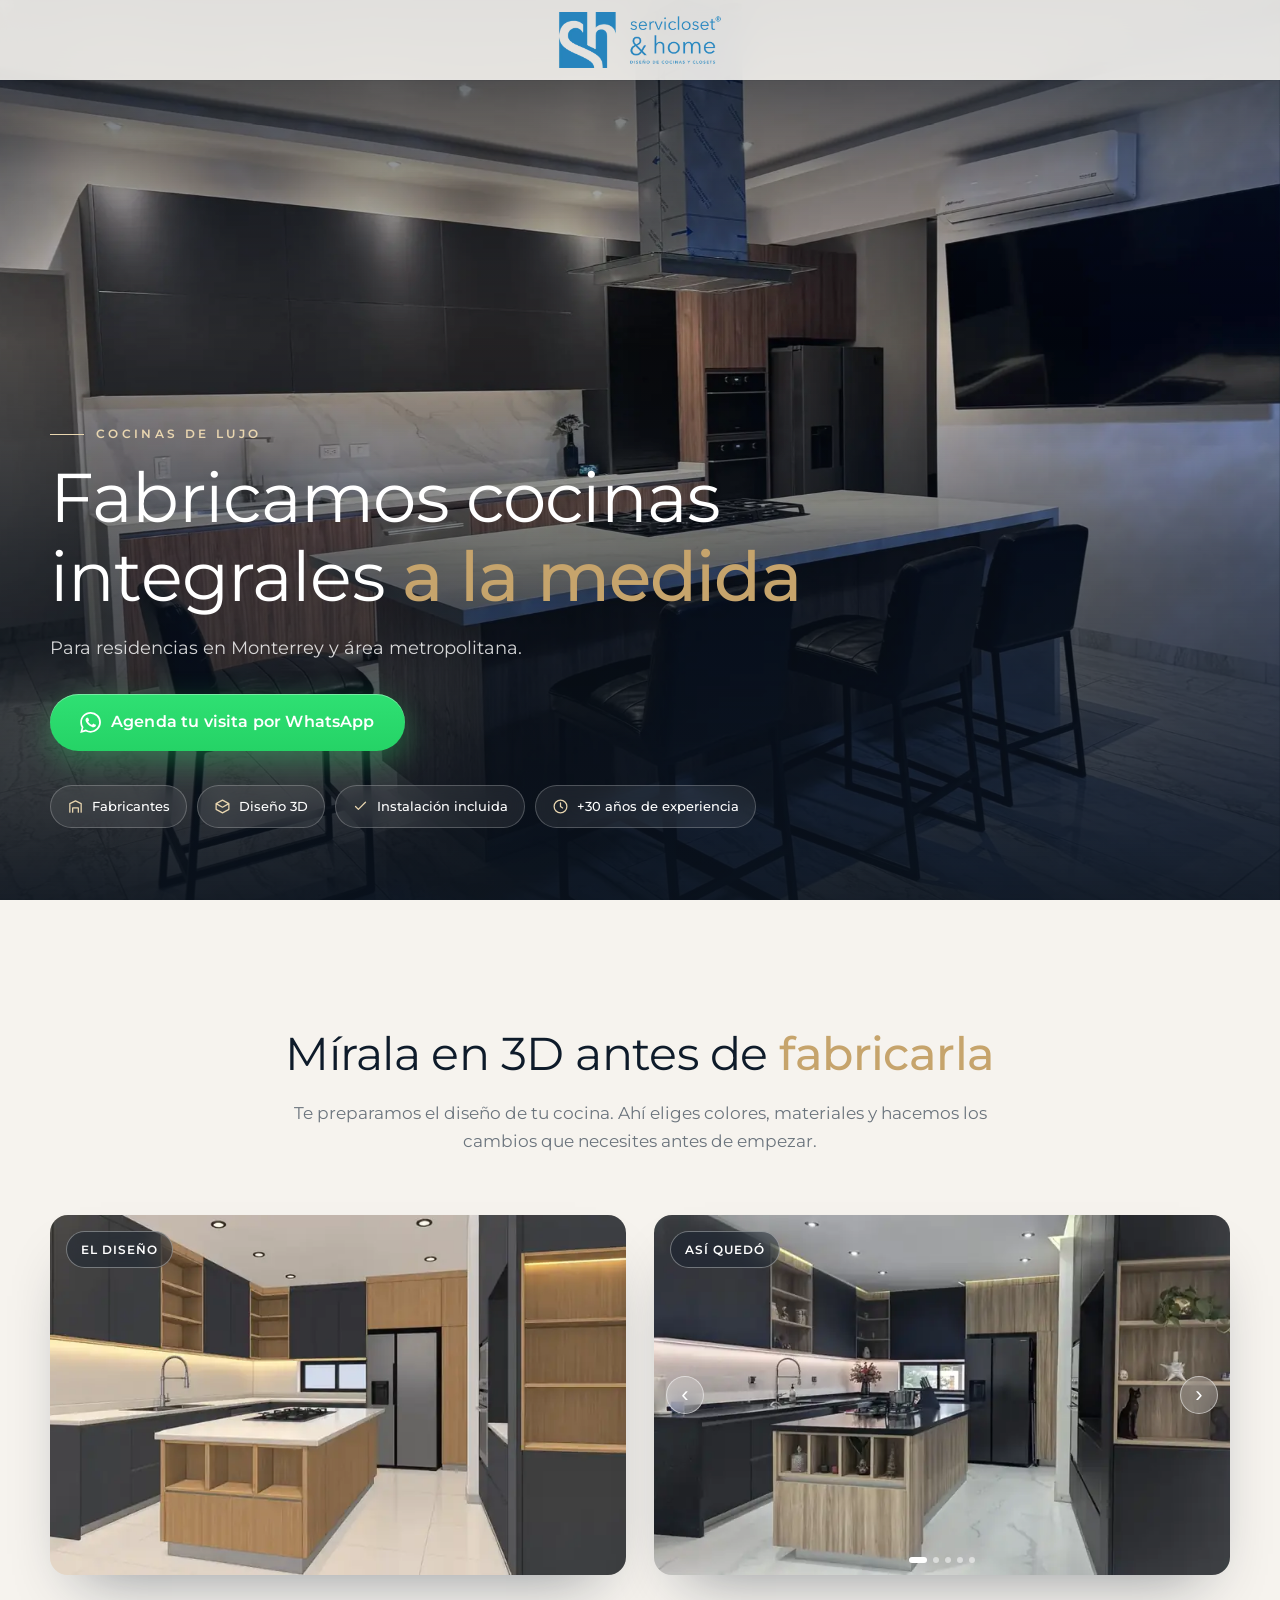
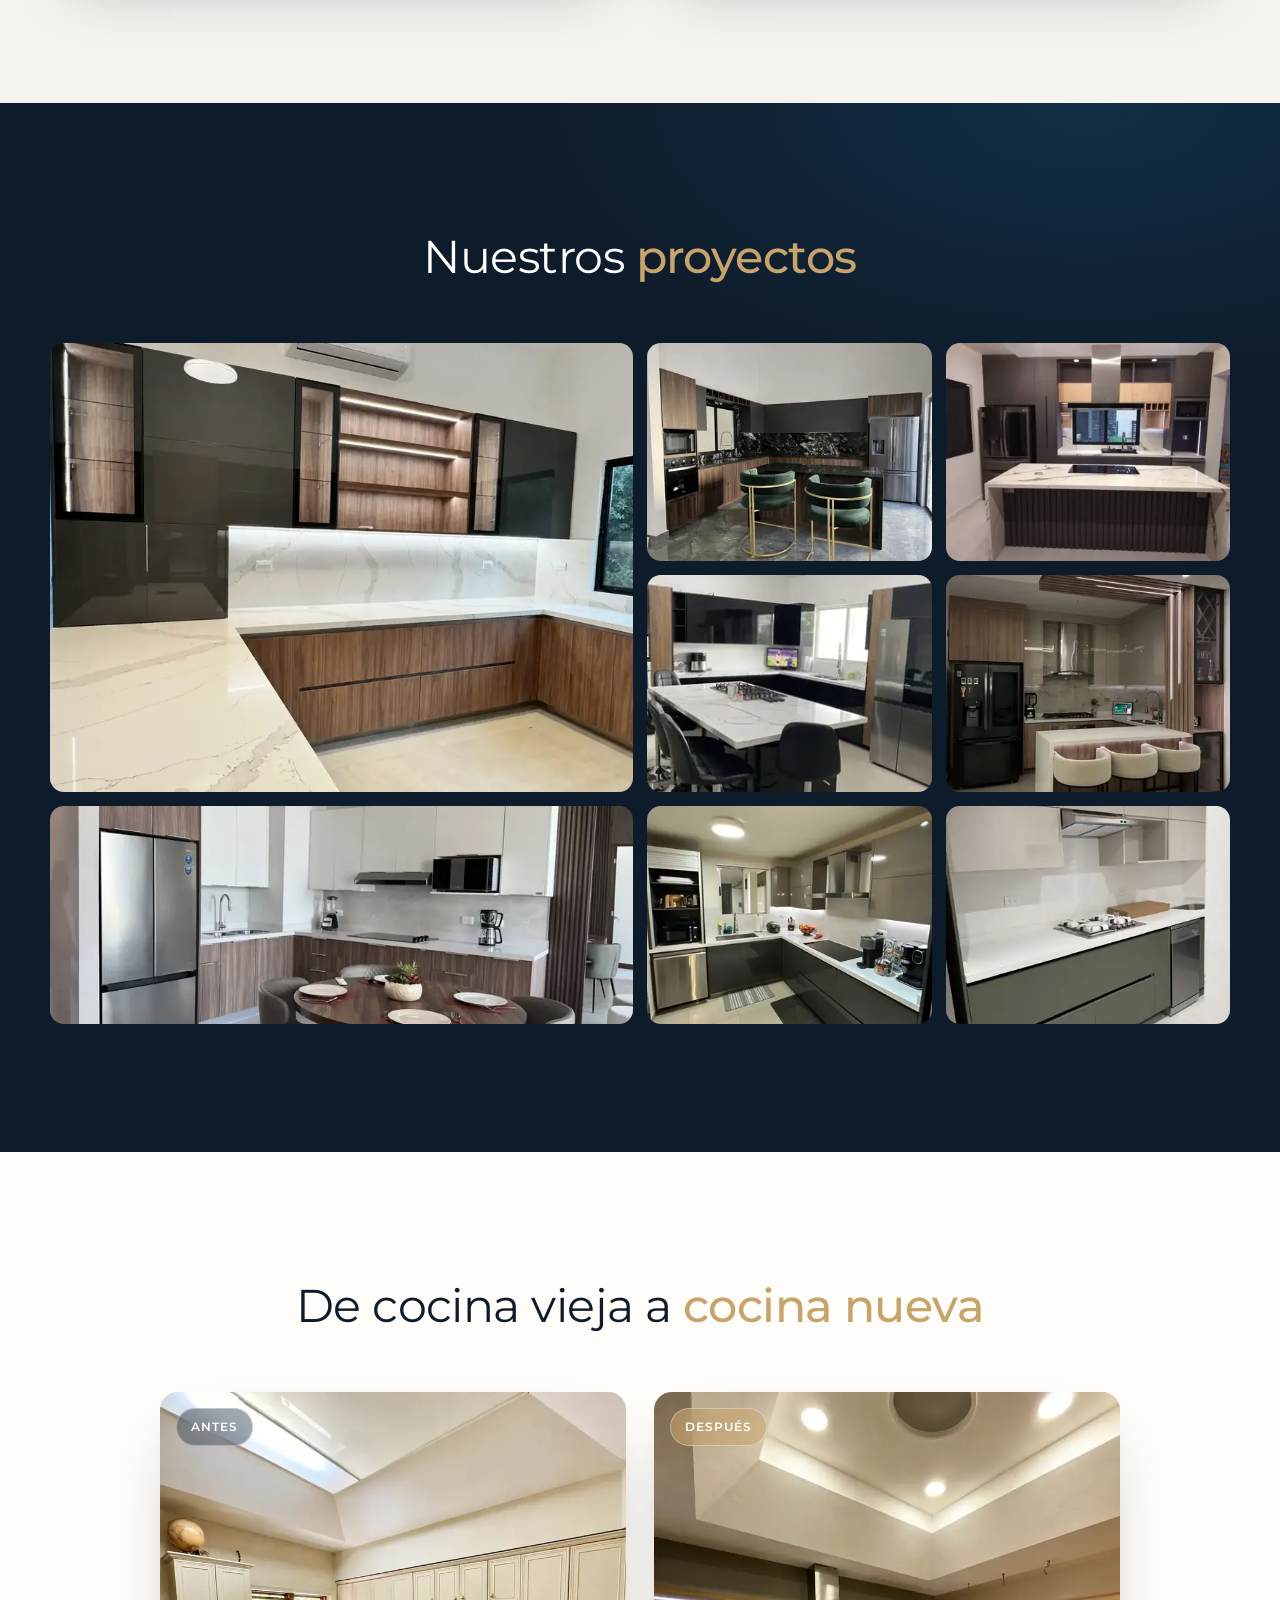
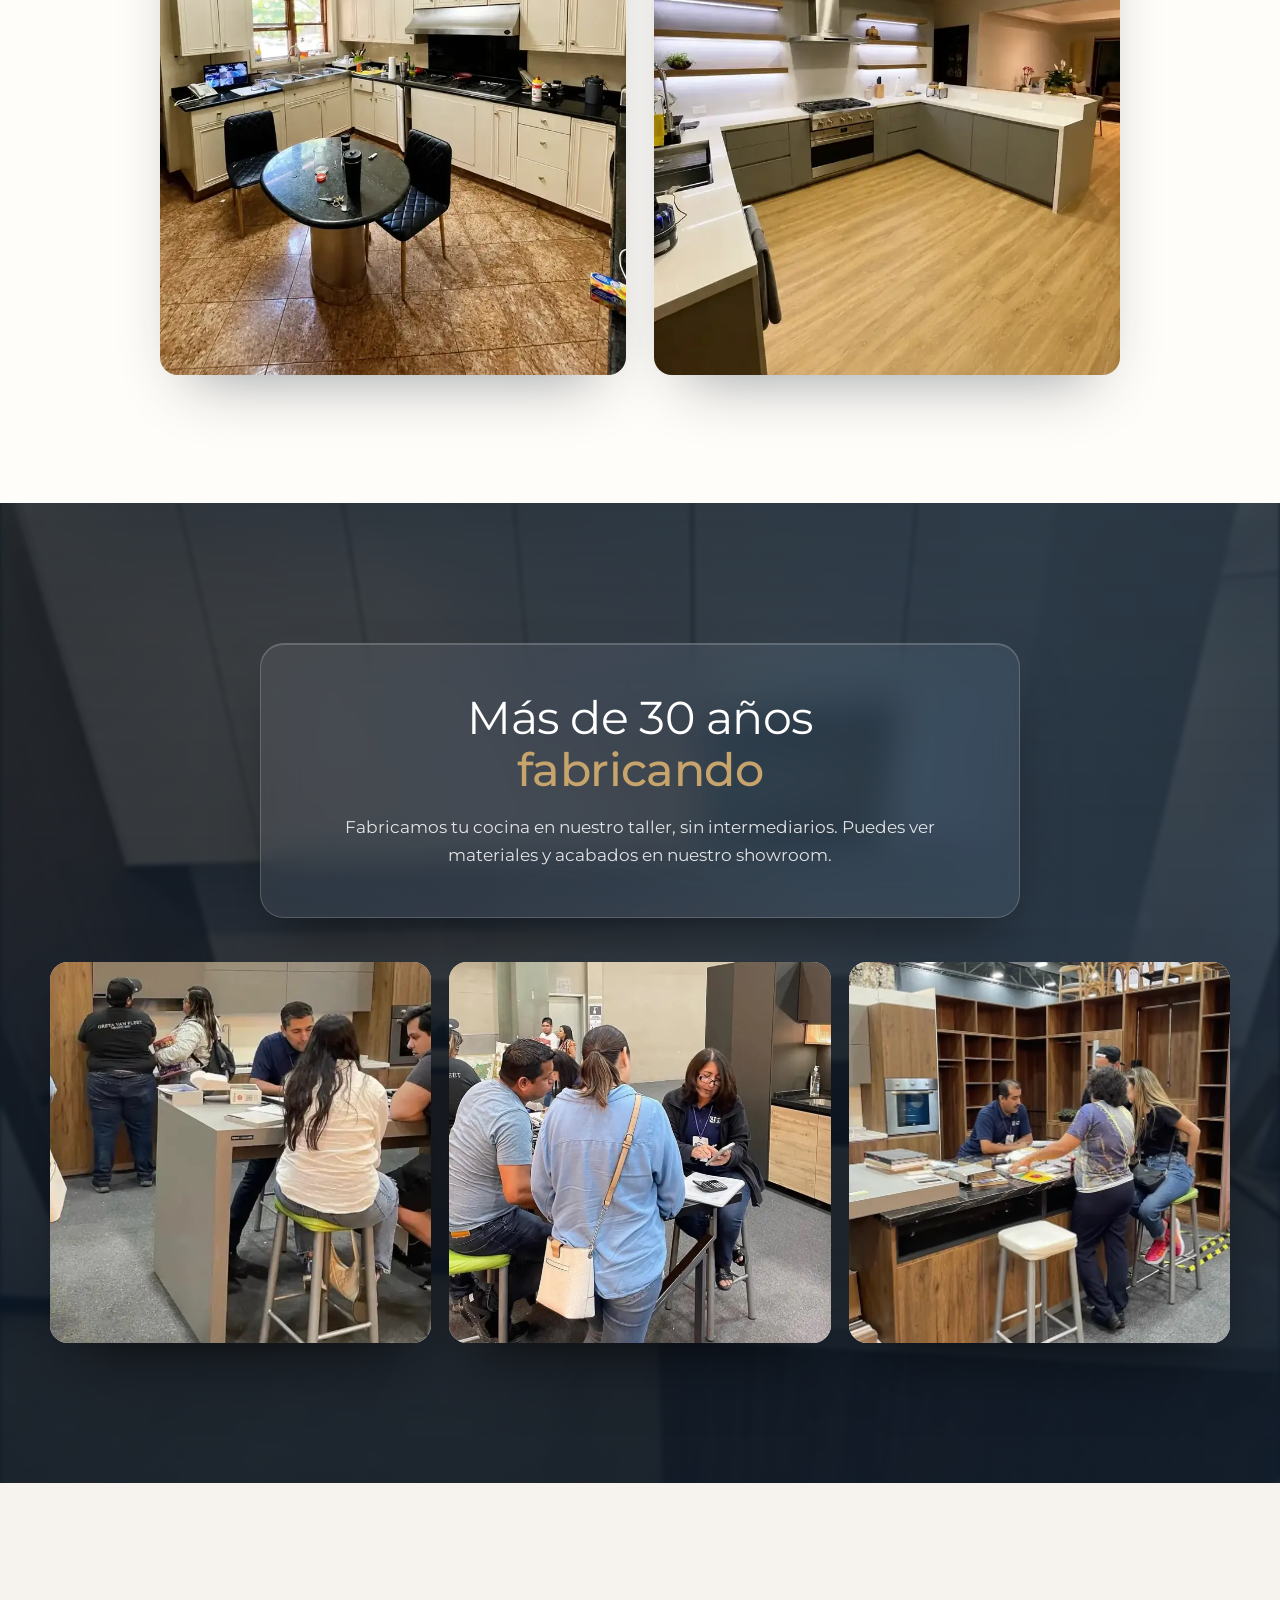
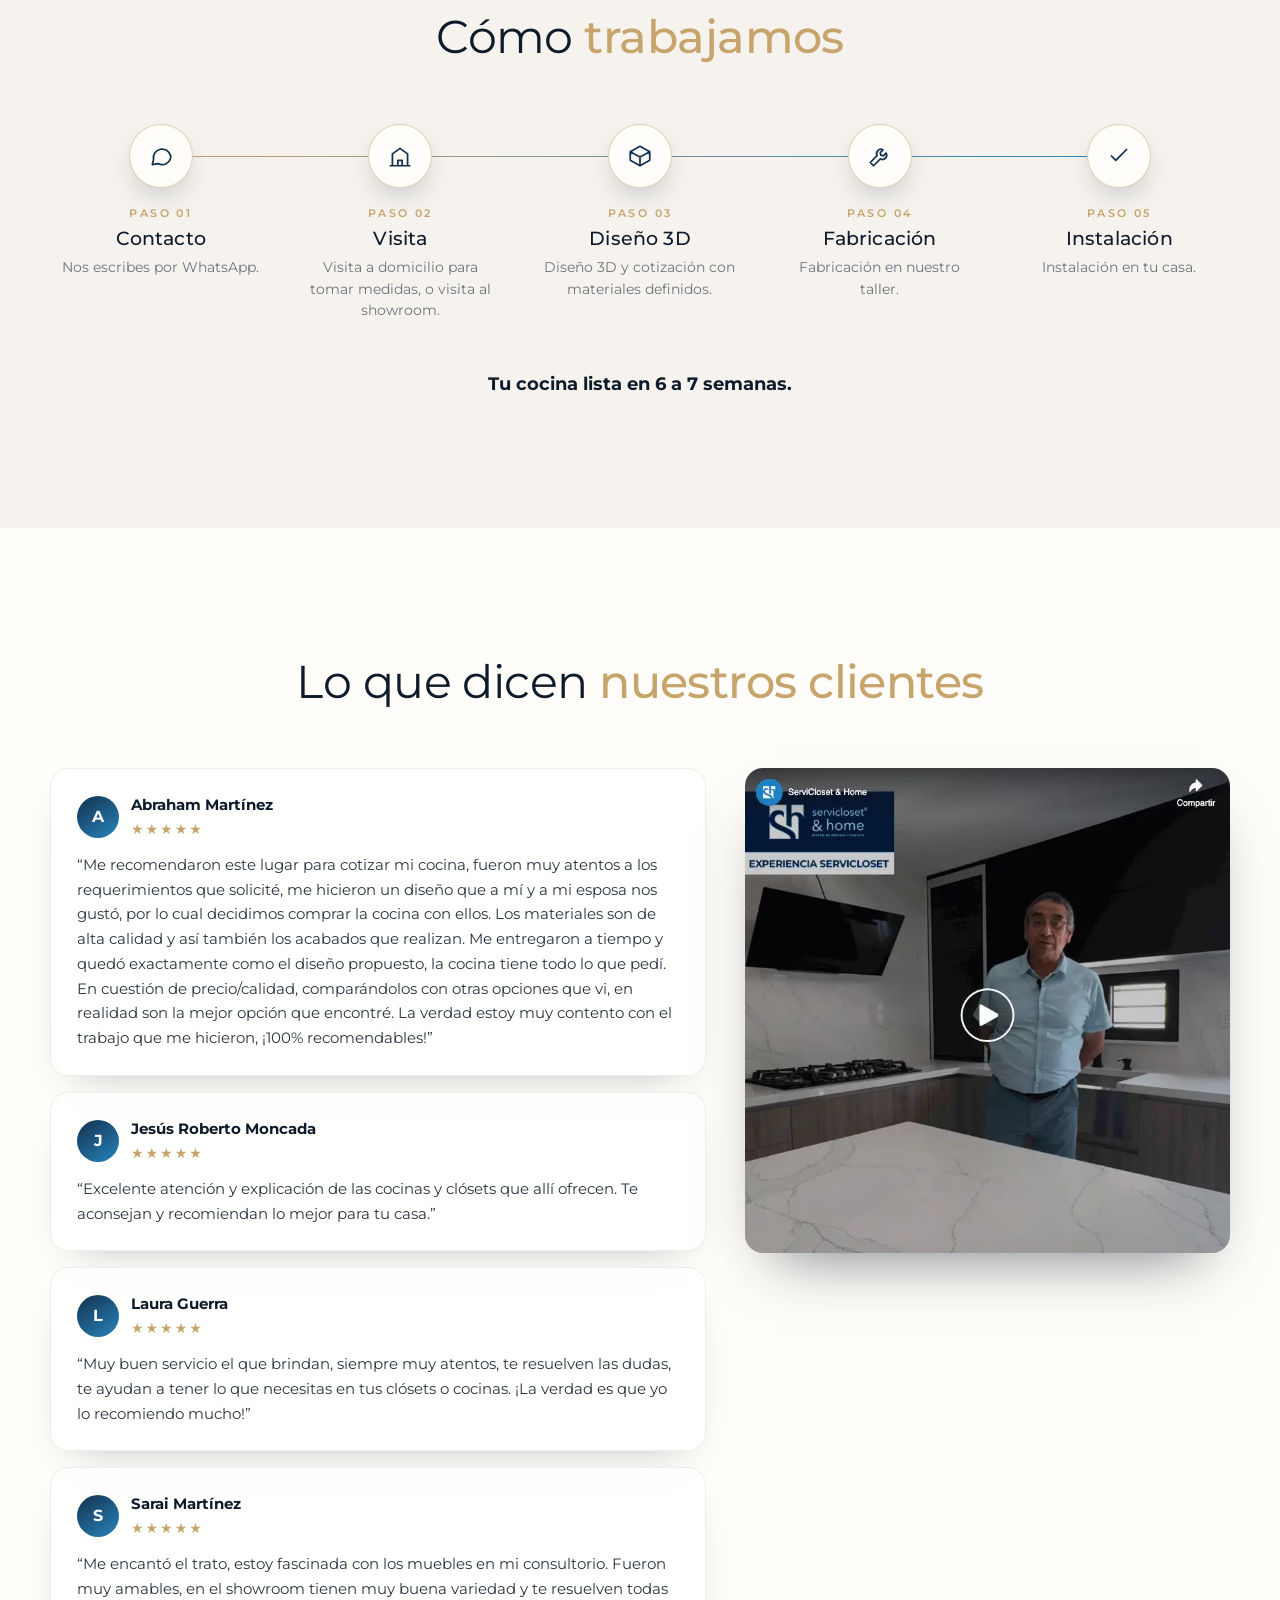
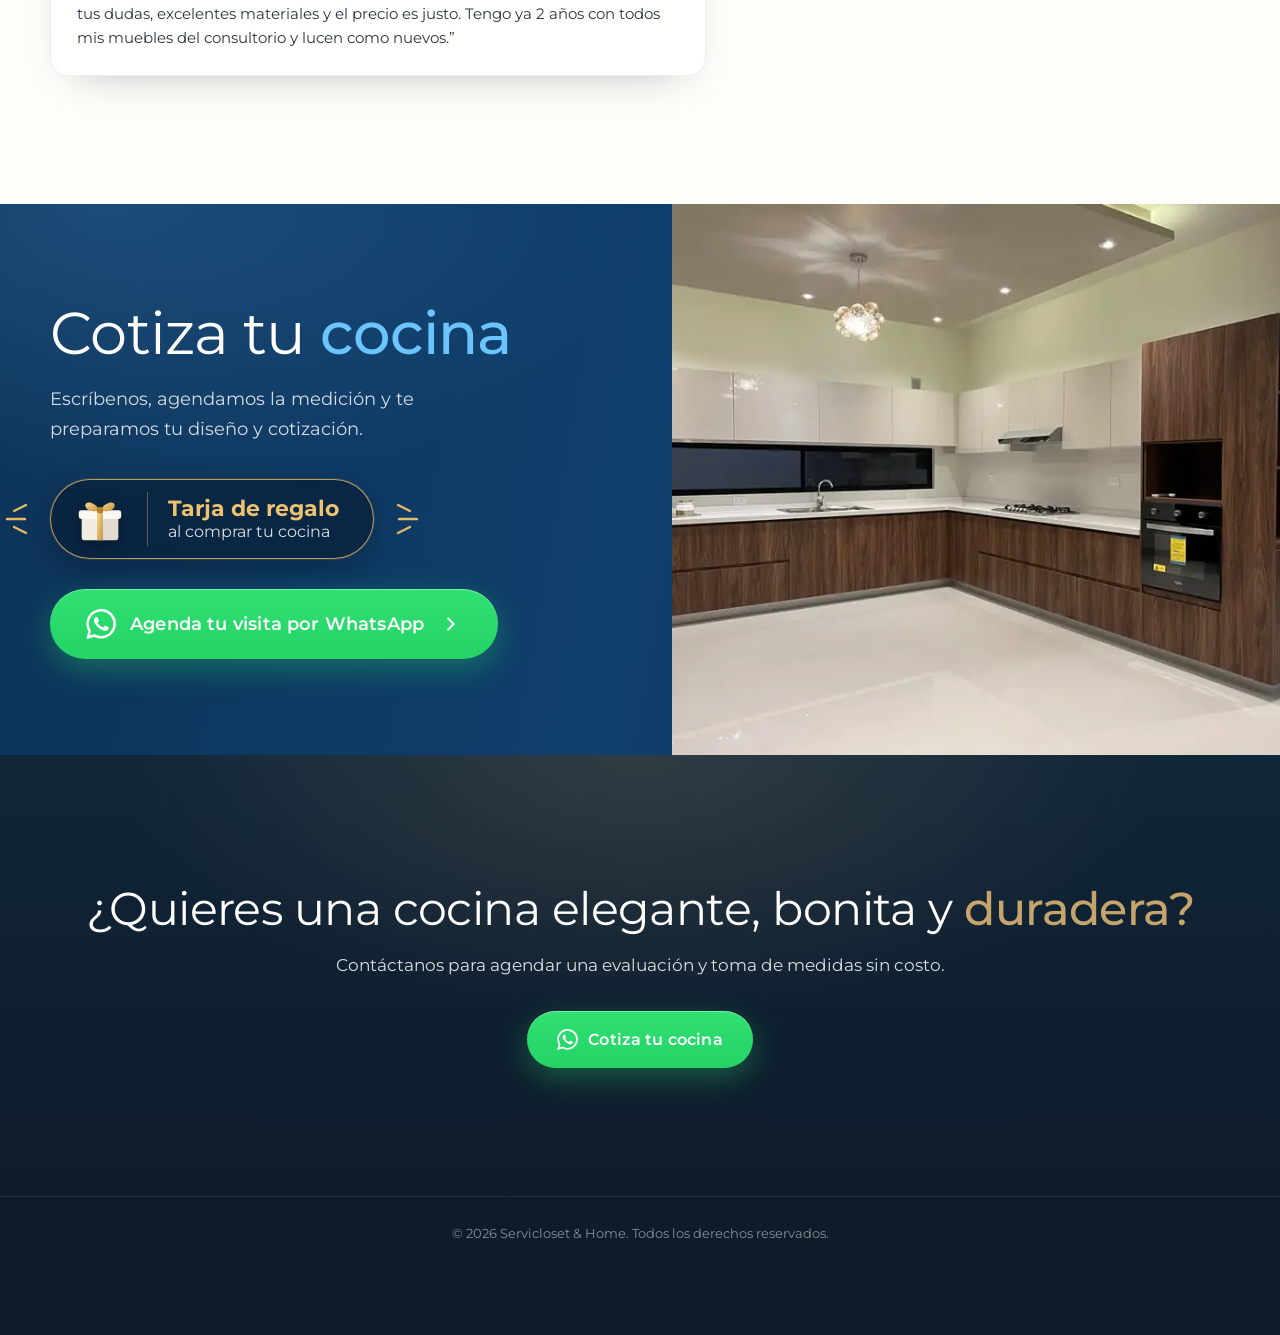
<file: index.html>
<!doctype html>
<html lang="es">
<head>
  <meta charset="UTF-8">
  <meta name="viewport" content="width=device-width, initial-scale=1.0">
  <title>Servicloset & Home | Cocinas a la medida en Monterrey</title>
  <meta name="description" content="Cocinas integrales a la medida en Monterrey. Diseño 3D, fabricación en taller propio e instalación. Más de 30 años de experiencia.">
  <meta name="theme-color" content="#0e1b2a">
  <link rel="icon" type="image/svg+xml" href="logo-servicloset.svg">
  <link rel="preload" as="image" href="assets/hero-900.webp" imagesrcset="assets/hero-900.webp 900w, assets/hero-1920.webp 1920w" imagesizes="100vw" fetchpriority="high">
  <link rel="preconnect" href="https://fonts.googleapis.com">
  <link rel="preconnect" href="https://fonts.gstatic.com" crossorigin>
  <script>
    // Si GitHub tarda o responde con error al pedir una foto, la vuelve a pedir (hasta 3 veces) con la versión completa
    (function () {
      var tries = new WeakMap();
      addEventListener("error", function (e) {
        var i = e.target;
        if (!i || i.tagName !== "IMG" || i.closest("dialog")) return;
        var n = (tries.get(i) || 0) + 1;
        if (n > 3) return;
        tries.set(i, n);
        setTimeout(function () {
          if (i.srcset) { i.removeAttribute("srcset"); i.removeAttribute("sizes"); }
          var u = new URL(i.getAttribute("src"), location.href);
          u.searchParams.set("r", n);
          i.src = u.href;
        }, 700 * n);
      }, true);
    })();
  </script>
  <link rel="preload" as="style" href="https://fonts.googleapis.com/css2?family=Montserrat:wght@400;500;600;700&display=swap" onload="this.onload=null;this.rel='stylesheet'">
  <noscript><link rel="stylesheet" href="https://fonts.googleapis.com/css2?family=Montserrat:wght@400;500;600;700&display=swap"></noscript>
  <style>@font-face{font-family: "Montserrat Fallback";src: local("Arial"), local("Helvetica");size-adjust: 112%;ascent-override: 86.6%;descent-override: 22.3%;line-gap-override: 0%;}:root{--ink: #0e1b2a;--navy: #13314d;--brand: #2784bd;--sand: #f6f3ee;--stone: #e8e2d8;--paper: #fffdf9;--gold: #c6a46c;--gold-soft: #e9d6b0;--text: #2b3540;--muted: #6b747d;--wa: #25d366;--wa-dark: #1ebe5a;--radius: 18px;--serif: "Montserrat", "Montserrat Fallback", system-ui, -apple-system, "Segoe UI", sans-serif;--sans: "Montserrat", "Montserrat Fallback", system-ui, -apple-system, "Segoe UI", sans-serif;--ease: cubic-bezier(.22, .61, .36, 1);}*, *::before, *::after{box-sizing: border-box;}html{scroll-behavior: smooth;-webkit-text-size-adjust: 100%;}body{margin: 0;background: var(--paper);color: var(--text);font: 400 16px/1.65 var(--sans);overflow-x: hidden;}img{display: block;max-width: 100%;}h1, h2, h3, p, figure{margin: 0;}a{color: inherit;}.wrap{width: min(1180px, calc(100% - 40px));margin-inline: auto;}h1, h2{font-family: var(--serif);font-weight: 400;letter-spacing: -.012em;line-height: 1.14;text-wrap: balance;}h1{font-size: clamp(38px, 5.4vw, 70px);color: #fff;}h2{font-size: clamp(30px, 3.6vw, 48px);color: var(--ink);}h1 em, h2 em{font-style: normal;font-weight: 500;color: var(--gold);}.eyebrow{display: inline-flex;align-items: center;gap: 12px;margin-bottom: 18px;color: var(--gold-soft);font: 600 12px/1 var(--sans);letter-spacing: .28em;text-transform: uppercase;}.eyebrow::before{content: "";width: 34px;height: 1px;background: currentColor;}.eyebrow-dark{color: var(--gold);}.btn{position: relative;display: inline-flex;align-items: center;justify-content: center;gap: 10px;overflow: hidden;padding: 15px 26px;border-radius: 999px;font: 600 15px/1 var(--sans);letter-spacing: .01em;text-decoration: none;transition: transform .3s var(--ease), box-shadow .3s var(--ease), background-color .3s;}.btn::after{content: "";position: absolute;top: 0;bottom: 0;left: -60%;width: 40%;background: linear-gradient(100deg, transparent, rgba(255, 255, 255, .45), transparent);transform: skewX(-20deg);transition: left .7s var(--ease);}.btn:hover::after{left: 130%;}.btn:hover{transform: translateY(-2px);}.btn-wa{background: linear-gradient(180deg, #2fe073, var(--wa));color: #fff;box-shadow: 0 10px 30px rgba(37, 211, 102, .35), inset 0 1px 0 rgba(255, 255, 255, .35);}.btn-wa:hover{box-shadow: 0 16px 40px rgba(37, 211, 102, .45), inset 0 1px 0 rgba(255, 255, 255, .35);}.btn-lg{padding: 18px 30px;font-size: 16px;}.wa-ico{width: 21px;height: 21px;flex: none;fill: currentColor;}.site-header{position: fixed;inset: 0 0 auto;z-index: 50;display: flex;justify-content: center;padding: 12px 20px;background: rgba(255, 253, 249, .86);-webkit-backdrop-filter: saturate(160%) blur(16px);backdrop-filter: saturate(160%) blur(16px);box-shadow: 0 1px 0 rgba(14, 27, 42, .08);transition: box-shadow .4s, padding .4s;}.site-header.is-solid{padding: 8px 20px;box-shadow: 0 6px 24px rgba(14, 27, 42, .1);}.brand{display: inline-flex;align-items: center;gap: 14px;text-decoration: none;}.brand-logo{display: block;width: 170px;height: auto;transition: width .4s;}.hero{position: relative;min-height: 100svh;display: flex;align-items: flex-end;overflow: hidden;background: var(--ink);isolation: isolate;}.hero-media{position: absolute;inset: -6% 0;z-index: -2;will-change: transform;}.hero-media img{width: 100%;height: 100%;object-fit: cover;object-position: center 85%;transform: none;}.hero::before{content: "";position: absolute;inset: 0;z-index: -1;background: linear-gradient(0deg, rgba(10, 18, 28, .92) 0%, rgba(10, 18, 28, .6) 38%, rgba(10, 18, 28, .12) 62%, rgba(10, 18, 28, .55) 88%, rgba(10, 18, 28, .8) 100%);}.hero-inner{padding: 140px 0 72px;}.hero h1{max-width: 17ch;margin-bottom: 18px;}.hero-sub{margin-bottom: 30px;color: rgba(255, 255, 255, .82);font-size: 18px;}.chips{display: flex;flex-wrap: wrap;gap: 10px;margin: 34px 0 0;padding: 0;list-style: none;}.chips li{display: inline-flex;align-items: center;gap: 8px;padding: 10px 16px;border: 1px solid rgba(255, 255, 255, .22);border-radius: 999px;background: rgba(255, 255, 255, .08);-webkit-backdrop-filter: blur(10px);backdrop-filter: blur(10px);color: #fff;font-size: 13px;font-weight: 500;}.chips svg{width: 17px;height: 17px;fill: none;stroke: var(--gold-soft);stroke-width: 1.8;stroke-linecap: round;stroke-linejoin: round;}.sec{padding: clamp(72px, 10vw, 128px) 0;}.sec-sand{background: var(--sand);}.sec-light{background: var(--paper);}.sec-ink{background: radial-gradient(1000px 500px at 85% 0%, rgba(39, 132, 189, .18), transparent 60%), var(--ink);}.sec-ink h2{color: #fff;}.sec-head{max-width: 760px;margin: 0 auto clamp(36px, 5vw, 60px);text-align: center;}.sec-head .eyebrow{justify-content: center;}.sec-head p{margin-top: 18px;color: var(--muted);font-size: 17px;}.frame{position: relative;overflow: hidden;border-radius: var(--radius);background: var(--stone);box-shadow: 0 30px 60px -30px rgba(14, 27, 42, .45);}.frame img{width: 100%;height: 100%;aspect-ratio: 16 / 10;object-fit: cover;transition: transform 1.2s var(--ease);}.frame:hover img{transform: scale(1.04);}.frame-tall img{aspect-ratio: 4 / 5;}.glass-tag{position: absolute;top: 16px;left: 16px;z-index: 2;padding: 8px 14px;border: 1px solid rgba(255, 255, 255, .35);border-radius: 999px;background: rgba(14, 27, 42, .38);-webkit-backdrop-filter: blur(12px);backdrop-filter: blur(12px);color: #fff;font-size: 12px;font-weight: 600;letter-spacing: .08em;text-transform: uppercase;}.glass-tag-accent{background: rgba(198, 164, 108, .55);}.duo{display: grid;grid-template-columns: 1fr 1fr;gap: clamp(14px, 2.4vw, 28px);}.duo-narrow{max-width: 960px;margin-inline: auto;}.asi-carousel .asi-slide{position: absolute;inset: 0;opacity: 0;transition: opacity .6s var(--ease), transform 1.2s var(--ease);}.asi-carousel .asi-slide.active{position: relative;opacity: 1;}.asi-arrow{position: absolute;top: 50%;z-index: 2;width: 38px;height: 38px;margin-top: -19px;border: 1px solid rgba(255, 255, 255, .5);border-radius: 50%;background: rgba(255, 255, 255, .22);-webkit-backdrop-filter: blur(10px);backdrop-filter: blur(10px);color: #fff;font-size: 22px;line-height: 1;cursor: pointer;transition: background-color .3s;}.asi-arrow:hover{background: rgba(255, 255, 255, .4);}.asi-prev{left: 12px;}.asi-next{right: 12px;}.asi-dots{position: absolute;bottom: 12px;left: 0;right: 0;z-index: 2;display: flex;justify-content: center;gap: 6px;}.asi-dots span{width: 6px;height: 6px;border-radius: 50%;background: rgba(255, 255, 255, .5);transition: width .3s, background-color .3s;}.asi-dots span.active{width: 18px;border-radius: 3px;background: #fff;}.gallery{display: grid;grid-template-columns: repeat(4, 1fr);grid-auto-rows: clamp(150px, 17vw, 230px);gap: 14px;}.g-item{overflow: hidden;border-radius: 14px;background: #1a2a3b;}.gallery{grid-auto-flow: dense;}.g-item:nth-child(1){grid-column: span 2;grid-row: span 2;}.g-item:nth-child(6){grid-column: span 2;}.g-item img{width: 100%;height: 100%;object-fit: cover;transition: transform 1.2s var(--ease), filter .6s;filter: saturate(.92);}.g-item:hover img{transform: scale(1.06);filter: saturate(1.05);}.band{position: relative;overflow: hidden;padding: clamp(84px, 11vw, 140px) 0;background: var(--ink);isolation: isolate;}.band-media{position: absolute;inset: -18% 0;z-index: -2;will-change: transform;}.band-media img{width: 100%;height: 100%;object-fit: cover;filter: blur(2px) saturate(.9);}.band::before{content: "";position: absolute;inset: 0;z-index: -1;background: linear-gradient(180deg, rgba(14, 27, 42, .78), rgba(14, 27, 42, .9));}.glass-panel{padding: clamp(28px, 4vw, 48px);border: 1px solid rgba(255, 255, 255, .18);border-radius: 24px;background: rgba(255, 255, 255, .07);-webkit-backdrop-filter: blur(18px) saturate(140%);backdrop-filter: blur(18px) saturate(140%);box-shadow: 0 30px 60px -20px rgba(0, 0, 0, .5), inset 0 1px 0 rgba(255, 255, 255, .18);color: rgba(255, 255, 255, .85);}.glass-panel h2{margin-bottom: 16px;color: #fff;}.glass-panel p{font-size: 17px;}.glass-center{max-width: 720px;margin: 0 auto 44px;text-align: center;}.glass-center .eyebrow{justify-content: center;}.trio{display: grid;grid-template-columns: repeat(3, 1fr);gap: 18px;}.trio .frame{box-shadow: 0 30px 60px -25px rgba(0, 0, 0, .7);}.steps{position: relative;display: grid;grid-template-columns: repeat(5, 1fr);gap: 18px;margin: 0;padding: 0;list-style: none;counter-reset: s;}.steps::before, .steps::after{content: "";position: absolute;top: 32px;left: 10%;height: 1px;}.steps::before{right: 10%;background: rgba(14, 27, 42, .14);}.steps::after{width: 0;background: linear-gradient(90deg, var(--gold), var(--brand));transition: width 1.8s var(--ease) .2s;}.steps.in::after{width: 80%;}.steps li{position: relative;z-index: 1;display: flex;flex-direction: column;align-items: center;text-align: center;opacity: 0;transform: translateY(16px);transition: opacity .6s var(--ease), transform .6s var(--ease);}.steps.in li{opacity: 1;transform: none;}.steps.in li:nth-child(2){transition-delay: .2s;}.steps.in li:nth-child(3){transition-delay: .4s;}.steps.in li:nth-child(4){transition-delay: .6s;}.steps.in li:nth-child(5){transition-delay: .8s;}.step-icon{display: grid;place-items: center;width: 64px;height: 64px;margin-bottom: 16px;border: 1px solid rgba(198, 164, 108, .5);border-radius: 50%;background: var(--paper);box-shadow: 0 12px 30px -12px rgba(14, 27, 42, .35);transition: transform .4s var(--ease), background-color .4s;}.step-icon svg{width: 26px;height: 26px;fill: none;stroke: var(--navy);stroke-width: 1.6;stroke-linecap: round;stroke-linejoin: round;}.steps li:hover .step-icon{transform: translateY(-4px);background: var(--ink);}.steps li:hover .step-icon svg{stroke: var(--gold-soft);}.steps b{color: var(--gold);font-size: 11px;font-weight: 600;letter-spacing: .22em;text-transform: uppercase;}.steps h3{margin: 6px 0;color: var(--ink);font: 500 19px/1.2 var(--sans);letter-spacing: .01em;}.steps p{max-width: 200px;color: var(--muted);font-size: 14px;line-height: 1.55;}.pill-note{margin: 48px auto 0;color: var(--ink);font-size: 18px;font-weight: 700;text-align: center;}.reviews-layout{display: grid;grid-template-columns: 1.15fr .85fr;gap: clamp(20px, 3vw, 40px);align-items: start;}.reviews{display: grid;gap: 16px;}.review{padding: 24px 26px;border: 1px solid rgba(14, 27, 42, .07);border-radius: var(--radius);background: rgba(255, 255, 255, .7);-webkit-backdrop-filter: blur(10px);backdrop-filter: blur(10px);box-shadow: 0 18px 40px -26px rgba(14, 27, 42, .35);transition: transform .4s var(--ease), box-shadow .4s var(--ease);}.review:hover{transform: translateY(-3px);box-shadow: 0 26px 50px -26px rgba(14, 27, 42, .45);}.review header{display: flex;align-items: center;gap: 12px;margin-bottom: 12px;}.review header div{display: flex;flex-direction: column;}.review strong{color: var(--ink);font-size: 15px;}.avatar{display: grid;place-items: center;width: 42px;height: 42px;border-radius: 50%;background: linear-gradient(145deg, var(--navy), var(--brand));color: #fff;font-weight: 700;}.stars{color: var(--gold);font-size: 14px;letter-spacing: 2px;}.review p{color: var(--text);font-size: 15px;}.video{position: sticky;top: 100px;overflow: hidden;aspect-ratio: 1;border-radius: var(--radius);background: #000;box-shadow: 0 30px 60px -30px rgba(14, 27, 42, .6);}.video iframe{width: 100%;height: 100%;border: 0;}.fb-shield{position: absolute;z-index: 3;}.fb-shield-top{top: 0;left: 0;right: 0;height: 16%;}.fb-shield-corner{right: 0;bottom: 0;width: 13%;height: 12%;}.closing{padding: clamp(80px, 10vw, 130px) 0;background: radial-gradient(800px 400px at 50% 0%, rgba(198, 164, 108, .18), transparent 65%), linear-gradient(180deg, #102639, var(--ink));color: rgba(255, 255, 255, .85);text-align: center;}.closing h2{color: #fff;margin-bottom: 16px;}.closing p{margin-bottom: 32px;font-size: 17px;}.site-footer{padding: 26px 20px 90px;background: var(--ink);border-top: 1px solid rgba(255, 255, 255, .08);color: rgba(255, 255, 255, .5);font-size: 13px;text-align: center;}.wa-float{position: fixed;right: 20px;bottom: 20px;z-index: 60;display: inline-flex;align-items: center;gap: 8px;padding: 13px 18px;border-radius: 999px;background: var(--wa);color: #fff;font-weight: 600;font-size: 14px;text-decoration: none;box-shadow: 0 12px 30px rgba(37, 211, 102, .4);transition: opacity .35s, transform .35s var(--ease);}.wa-float:hover{background: var(--wa-dark);}.wa-float.is-hidden{opacity: 0;transform: translateY(16px);pointer-events: none;}[data-reveal]{opacity: 0;transform: translateY(26px);transition: opacity .9s var(--ease) var(--d, 0ms), transform .9s var(--ease) var(--d, 0ms);}[data-reveal].in{opacity: 1;transform: none;}@media (max-width: 900px){.gallery{grid-template-columns: repeat(2, 1fr);grid-auto-rows: 170px;}.g-item:nth-child(1), .g-item:nth-child(6){grid-column: span 2;grid-row: span 1;}.reviews-layout{grid-template-columns: 1fr;}.video{position: relative;top: 0;max-width: 520px;width: 100%;margin-inline: auto;}.steps{grid-template-columns: 1fr;gap: 26px;max-width: 460px;margin-inline: auto;}.steps::before, .steps::after{top: 32px;bottom: 32px;left: 31px;right: auto;width: 1px;height: auto;}.steps::after{height: 0;bottom: auto;transition: height 1.8s var(--ease) .2s;}.steps.in::after{width: 1px;height: calc(100% - 64px);}.steps li{display: grid;grid-template-columns: 64px 1fr;column-gap: 18px;align-items: start;text-align: left;}.step-icon{grid-row: 1 / span 3;margin: 0;}.steps b, .steps h3, .steps p{grid-column: 2;}.steps b{margin-top: 6px;}.steps h3{margin: 2px 0 4px;}.steps p{max-width: none;}}@media (max-width: 640px){body{font-size: 15px;}.wrap{width: calc(100% - 32px);}.site-header{padding: 12px 16px;}.brand-logo{width: 132px;}.hero{display: block;min-height: 0;height: auto;max-height: none;}.hero-media{position: relative;inset: auto;height: auto;transform: none !important;}.hero-media img{height: auto;aspect-ratio: 4 / 3.1;object-position: center bottom;transform: none;}.hero-media::after{content: "";position: absolute;inset: 0;background: linear-gradient(180deg, rgba(14, 27, 42, .55) 0%, rgba(14, 27, 42, 0) 30%, rgba(14, 27, 42, 0) 70%, var(--ink) 100%);}.hero::before{display: none;}.hero-inner{position: relative;margin-top: -26px;padding: 0 0 36px;}.hero h1{font-size: 36px;}.hero-sub{font-size: 16px;margin-bottom: 24px;}.btn-lg{padding: 13px 20px;font-size: 14px;}.btn-lg .wa-ico{width: 18px;height: 18px;}.closing .btn-lg, .glass-panel .btn-lg{margin-inline: auto;}.chips{display: grid;grid-template-columns: 1fr 1fr;gap: 8px;margin-top: 22px;}.chips li{min-width: 0;padding: 8px 10px;font-size: 11px;line-height: 1.25;}.chips svg{width: 15px;height: 15px;flex: none;}.eyebrow{gap: 8px;font-size: 10px;letter-spacing: .2em;}.eyebrow::before{width: 20px;}h2{font-size: 30px;}.duo, .trio{grid-template-columns: 1fr 1fr;gap: 10px;}.trio .frame:last-child{grid-column: span 2;}.glass-tag{top: 10px;left: 10px;padding: 6px 10px;font-size: 10px;}.asi-arrow{width: 30px;height: 30px;margin-top: -15px;font-size: 18px;}.asi-prev{left: 8px;}.asi-next{right: 8px;}.gallery{grid-auto-rows: 140px;gap: 8px;}.glass-panel{text-align: center;}.glass-panel .eyebrow{justify-content: center;}.review{padding: 20px;}.wa-float{right: 14px;bottom: 14px;padding: 11px 15px;font-size: 13px;}}@media (prefers-reduced-motion: reduce){html{scroll-behavior: auto;}*, *::before, *::after{animation: none !important;transition: none !important;}[data-reveal], .steps li{opacity: 1;transform: none;}}.video{background: #000 url("assets/video-poster.webp") center / cover no-repeat;}.video iframe{opacity: 0;transition: opacity .4s ease;}.video iframe.ready{opacity: 1;}@media (max-width: 640px){.sec-light[aria-labelledby="ba-title"]{padding: 56px 0 60px;}#ba-title{font-size: 40px;line-height: 1.1;letter-spacing: -.015em;}.sec-light[aria-labelledby="ba-title"] .sec-head{margin-bottom: 28px;}.trio{grid-template-columns: 1fr;gap: 14px;}.trio .frame:last-child{grid-column: auto;}.trio .frame img{aspect-ratio: 4 / 3;}}.zoomable{cursor: zoom-in;}.lightbox{width: 100vw;height: 100vh;max-width: none;max-height: none;margin: 0;padding: 0;border: 0;background: rgba(8, 14, 22, .92);}.lightbox::backdrop{background: rgba(8, 14, 22, .6);-webkit-backdrop-filter: blur(6px);backdrop-filter: blur(6px);}.lightbox[open]{display: grid;place-items: center;animation: lbIn .3s var(--ease);}.lightbox img{max-width: min(94vw, 1400px);max-height: 88vh;width: auto;height: auto;border-radius: 12px;box-shadow: 0 30px 80px rgba(0, 0, 0, .5);}.lb-close, .lb-nav{position: fixed;display: grid;place-items: center;border: 1px solid rgba(255, 255, 255, .35);border-radius: 50%;background: rgba(255, 255, 255, .12);-webkit-backdrop-filter: blur(10px);backdrop-filter: blur(10px);color: #fff;line-height: 1;cursor: pointer;transition: background-color .3s;}.lb-close:hover, .lb-nav:hover{background: rgba(255, 255, 255, .25);}.lb-close{top: 18px;right: 18px;width: 44px;height: 44px;font-size: 28px;}.lb-nav{top: 50%;width: 46px;height: 46px;margin-top: -23px;font-size: 26px;}.lb-prev{left: 18px;}.lb-next{right: 18px;}.lightbox.single .lb-nav{display: none;}@keyframes lbIn{from{opacity: 0;transform: scale(.97);}to{opacity: 1;transform: none;}}@media (max-width: 640px){#diseno .duo, .sec-light[aria-labelledby="ba-title"] .duo{grid-template-columns: 1fr;gap: 14px;}#diseno .frame img, .sec-light[aria-labelledby="ba-title"] .frame img{aspect-ratio: 4 / 3;}.lightbox img{max-width: 100vw;max-height: 80vh;border-radius: 0;}.lb-nav{top: auto;bottom: 24px;margin-top: 0;}.lb-prev{left: calc(50% - 56px);}.lb-next{right: calc(50% - 56px);}}.asi-carousel .asi-slide:not(.active){pointer-events: none;}.trio .frame img{aspect-ratio: 1 / 1;object-position: center 45%;}@media (min-width: 641px){#fab-title em{display: block;}.band .glass-center{max-width: 760px;}}.offer{position: relative;display: grid;grid-template-columns: minmax(0, 1.05fr) minmax(0, .95fr);min-height: 540px;overflow: hidden;background: radial-gradient(900px 500px at 8% 0%, rgba(80, 160, 230, .22), transparent 60%), linear-gradient(100deg, #0d3358 0%, #0f3f6c 50%, #0a294a 100%);isolation: isolate;}.offer::before{content: "";position: absolute;left: -22%;top: -45%;width: 90%;aspect-ratio: 1;border: 1px solid rgba(255, 255, 255, .07);border-radius: 50%;z-index: -1;}.offer-copy{align-self: center;padding: clamp(56px, 8vw, 96px) 36px clamp(56px, 8vw, 96px) max(20px, calc((100vw - 1180px) / 2));}.offer-copy h2{margin-bottom: 18px;color: #fff;font-size: clamp(36px, 4.6vw, 62px);}.offer-copy h2 em{color: #6cc4ff;}.offer-copy > p{max-width: 460px;margin-bottom: 30px;color: rgba(255, 255, 255, .82);font-size: 18px;}.gift-pill{position: relative;display: inline-flex;align-items: center;margin: 4px 0 30px;padding: 12px 34px 12px 22px;border: 1px solid rgba(230, 185, 100, .8);border-radius: 999px;background: rgba(8, 28, 50, .62);box-shadow: 0 0 0 1px rgba(230, 185, 100, .12), 0 10px 30px rgba(0, 0, 0, .25);-webkit-backdrop-filter: blur(8px);backdrop-filter: blur(8px);}.gift-pill::before, .gift-pill::after{content: "";position: absolute;top: 50%;width: 44px;height: 44px;margin-top: -22px;background: url("data:image/svg+xml,%3Csvg xmlns='http://www.w3.org/2000/svg' viewBox='0 0 44 44' fill='none' stroke='%23e6b964' stroke-width='2.4' stroke-linecap='round'%3E%3Cpath d='M30 22H12M31 8l-12 6M31 36l-12-6'/%3E%3C/svg%3E") center / contain no-repeat;}.gift-pill::before{left: -56px;}.gift-pill::after{right: -56px;transform: scaleX(-1);}.gp-ico{display: grid;place-items: center;padding-right: 20px;margin-right: 20px;border-right: 1px solid rgba(230, 185, 100, .4);}.gp-ico svg{width: 54px;height: 54px;filter: drop-shadow(0 4px 8px rgba(0, 0, 0, .35));}.gp-text{display: flex;flex-direction: column;line-height: 1.25;}.gp-text strong{color: #eec26f;font: 700 22px/1.2 var(--sans);}.gp-text span{color: rgba(255, 255, 255, .85);font-size: 16px;}.btn-offer{display: inline-flex;width: auto;max-width: 100%;justify-content: center;gap: 14px;padding: 20px 36px;border-radius: 999px;font-size: 18px;}.btn-offer .wa-ico{width: 30px;height: 30px;}.btn-offer .chev{width: 22px;height: 22px;margin-left: 2px;fill: none;stroke: currentColor;stroke-width: 2.4;stroke-linecap: round;stroke-linejoin: round;transition: transform .3s var(--ease);}.btn-offer span{margin: 0;white-space: nowrap;}.btn-offer:hover .chev{transform: translateX(4px);}.offer-photos{position: relative;display: grid;grid-template-columns: 1fr;grid-template-rows: 1fr;}.offer-photos{min-height: 0;}.offer-photos .frame{position: relative;min-height: 0;border-radius: 0;box-shadow: none;background: #0a294a;}.offer-photos .frame img{position: absolute;inset: 0;width: 100%;height: 100%;aspect-ratio: auto;}@media (max-width: 900px){.offer{grid-template-columns: 1fr;min-height: 0;}.offer-copy{padding: 56px 20px 36px;text-align: center;}.offer-copy > p{margin-inline: auto;font-size: 16px;}.gift-pill{margin-bottom: 26px;padding: 10px 26px 10px 16px;}.gift-pill::before, .gift-pill::after{display: none;}.gp-ico{padding-right: 14px;margin-right: 14px;}.gp-ico svg{width: 46px;height: 46px;}.gp-text{text-align: left;}.gp-text strong{font-size: 19px;}.gp-text span{font-size: 14px;}.btn-offer{display: flex;width: 100%;margin-inline: auto;gap: 10px;padding: 16px 14px;font-size: 14px;}.btn-offer .wa-ico{width: 24px;height: 24px;}.offer-photos{grid-template-rows: 280px;}.offer-photos .frame{min-height: 280px;}}.offer-photos .frame img{object-position: center 55%;}@media (max-width: 380px){.btn-offer{font-size: 12.5px;padding: 15px 12px;}.btn-offer .chev{display: none;}}</style>
</head>
<body>
  <header class="site-header">
    <a class="brand" href="#inicio" aria-label="Servicloset & Home, diseño de cocinas y closets">
      <img class="brand-logo" src="assets/logo-servicloset-azul.webp" alt="Servicloset & Home" width="560" height="186" decoding="async">
    </a>
  </header>

  <main id="inicio">
    <section class="hero" aria-labelledby="hero-title">
      <div class="hero-media" data-parallax="0.25">
        <img src="assets/hero-900.webp" srcset="assets/hero-900.webp 900w, assets/hero-1920.webp 1920w" sizes="100vw" alt="Cocina integral de Servicloset con isla, gabinetes oscuros y madera" fetchpriority="high" decoding="async" width="1920" height="1440">
      </div>
      <div class="hero-inner wrap">
        <p class="eyebrow">Cocinas de lujo</p>
        <h1 id="hero-title">Fabricamos cocinas integrales <em>a la medida</em></h1>
        <p class="hero-sub">Para residencias en Monterrey y área metropolitana.</p>
        <a class="btn btn-wa btn-lg" href="https://wa.me/528111742691?text=Hola%2C%20quiero%20cotizar%20mi%20cocina." target="_blank" rel="noopener"><svg class="wa-ico" viewBox="0 0 24 24" aria-hidden="true"><path d="M20.52 3.48A11.8 11.8 0 0 0 12.13 0C5.62 0 .32 5.3.32 11.81c0 2.08.55 4.11 1.59 5.9L.22 24l6.45-1.69a11.8 11.8 0 0 0 5.46 1.31h.01c6.51 0 11.81-5.3 11.81-11.81 0-3.16-1.23-6.13-3.43-8.33ZM12.14 21.6h-.01a9.8 9.8 0 0 1-4.99-1.37l-.36-.21-3.83 1 1.02-3.73-.24-.38a9.77 9.77 0 0 1-1.5-5.1c0-5.4 4.4-9.8 9.81-9.8a9.74 9.74 0 0 1 6.94 2.88 9.74 9.74 0 0 1 2.87 6.94c0 5.41-4.4 9.81-9.71 9.81Zm5.38-7.35c-.29-.15-1.71-.84-1.98-.93-.26-.1-.46-.15-.65.15-.2.29-.75.93-.92 1.12-.17.2-.34.22-.63.08-.29-.15-1.22-.45-2.32-1.43-.86-.77-1.44-1.72-1.61-2.01-.17-.3-.02-.46.13-.61.13-.13.29-.34.44-.51.15-.17.2-.29.3-.49.1-.2.05-.37-.03-.52-.07-.15-.65-1.57-.89-2.15-.23-.56-.47-.48-.65-.49h-.56c-.2 0-.51.07-.78.37-.27.3-1.02 1-1.02 2.43s1.05 2.82 1.2 3.02c.15.2 2.06 3.14 4.99 4.4.7.3 1.24.48 1.66.61.7.22 1.33.19 1.83.12.56-.08 1.71-.7 1.95-1.37.24-.68.24-1.25.17-1.37-.07-.12-.27-.2-.56-.34Z"/></svg><span>Agenda tu visita por WhatsApp</span></a>
        <ul class="chips" aria-label="Lo que ofrecemos">
          <li><svg viewBox="0 0 24 24" aria-hidden="true"><path d="M4 20V8l8-4 8 4v12M8 20v-6h8v6"/></svg>Fabricantes</li>
          <li><svg viewBox="0 0 24 24" aria-hidden="true"><path d="M12 3 3 8l9 5 9-5-9-5ZM3 8v8l9 5 9-5V8"/></svg>Diseño 3D</li>
          <li><svg viewBox="0 0 24 24" aria-hidden="true"><path d="m5 12 4 4L19 6"/></svg>Instalación incluida</li>
          <li><svg viewBox="0 0 24 24" aria-hidden="true"><path d="M12 3a9 9 0 1 0 0 18 9 9 0 0 0 0-18ZM12 7v5l3 2"/></svg>+30 años de experiencia</li>
        </ul>
      </div>
    </section>

    <section class="sec sec-sand" id="diseno" aria-labelledby="design-title">
      <div class="wrap">
        <header class="sec-head" data-reveal>
          <h2 id="design-title">Mírala en 3D antes de <em>fabricarla</em></h2>
          <p>Te preparamos el diseño de tu cocina. Ahí eliges colores, materiales y hacemos los cambios que necesites antes de empezar.</p>
        </header>
        <div class="duo">
          <figure class="frame" data-reveal>
            <img src="assets/render-o.webp" srcset="assets/render-s.webp 800w, assets/render-o.webp 1100w" sizes="(max-width: 640px) 100vw, 580px" alt="Diseño 3D de una cocina con isla, gabinetes oscuros y acabados de madera" loading="lazy" decoding="async">
            <figcaption class="glass-tag">El diseño</figcaption>
          </figure>
          <figure class="frame asi-carousel" data-reveal>
            <img class="asi-slide active" src="assets/asi-quedo-0-o.webp" srcset="assets/asi-quedo-0-s.webp 800w, assets/asi-quedo-0-o.webp 1100w" sizes="(max-width: 640px) 100vw, 580px" alt="Así quedó la cocina fabricada por Servicloset, foto 1 de 5" loading="lazy" decoding="async">
            <img class="asi-slide" src="assets/asi-quedo-1-o.webp" srcset="assets/asi-quedo-1-s.webp 800w, assets/asi-quedo-1-o.webp 1100w" sizes="(max-width: 640px) 100vw, 580px" alt="Así quedó la cocina fabricada por Servicloset, foto 2 de 5" loading="lazy" decoding="async">
            <img class="asi-slide" src="assets/asi-quedo-2-o.webp" srcset="assets/asi-quedo-2-s.webp 800w, assets/asi-quedo-2-o.webp 1100w" sizes="(max-width: 640px) 100vw, 580px" alt="Así quedó la cocina fabricada por Servicloset, foto 3 de 5" loading="lazy" decoding="async">
            <img class="asi-slide" src="assets/asi-quedo-3-o.webp" srcset="assets/asi-quedo-3-s.webp 800w, assets/asi-quedo-3-o.webp 1100w" sizes="(max-width: 640px) 100vw, 580px" alt="Así quedó la cocina fabricada por Servicloset, foto 4 de 5" loading="lazy" decoding="async">
            <img class="asi-slide" src="assets/asi-quedo-4-o.webp" srcset="assets/asi-quedo-4-s.webp 800w, assets/asi-quedo-4-o.webp 1100w" sizes="(max-width: 640px) 100vw, 580px" alt="Así quedó la cocina fabricada por Servicloset, foto 5 de 5" loading="lazy" decoding="async">
            <figcaption class="glass-tag">Así quedó</figcaption>
            <button class="asi-arrow asi-prev" type="button" aria-label="Foto anterior">‹</button>
            <button class="asi-arrow asi-next" type="button" aria-label="Foto siguiente">›</button>
            <div class="asi-dots" aria-hidden="true"></div>
          </figure>
        </div>
      </div>
    </section>

    <section class="sec sec-ink" id="proyectos" aria-labelledby="projects-title">
      <div class="wrap">
        <header class="sec-head" data-reveal>
          <h2 id="projects-title">Nuestros <em>proyectos</em></h2>
        </header>
        <div class="gallery">
          <figure class="g-item" data-reveal><img src="assets/proyecto-principal-o.webp" srcset="assets/proyecto-principal-s.webp 800w, assets/proyecto-principal-o.webp 1448w" sizes="(max-width: 900px) 100vw, 590px" alt="Cocina en L con alacenas negras brillantes, repisas de madera iluminadas y cubierta tipo mármol" loading="lazy" decoding="async"></figure>
          <figure class="g-item" data-reveal><img src="assets/galeria-2-o.webp" srcset="assets/galeria-2-xs.webp 400w, assets/galeria-2-s.webp 800w, assets/galeria-2-o.webp 1100w" sizes="(max-width: 900px) 50vw, 290px" alt="Cocina con isla, backsplash de mármol negro y bancos verdes" loading="lazy" decoding="async"></figure>
          <figure class="g-item" data-reveal><img src="assets/galeria-3-o.webp" srcset="assets/galeria-3-xs.webp 400w, assets/galeria-3-s.webp 800w, assets/galeria-3-o.webp 1100w" sizes="(max-width: 900px) 50vw, 290px" alt="Cocina con isla de mármol y frente de duelas oscuras" loading="lazy" decoding="async"></figure>
          <figure class="g-item" data-reveal><img src="assets/galeria-4-o.webp" srcset="assets/galeria-4-xs.webp 400w, assets/galeria-4-s.webp 800w, assets/galeria-4-o.webp 1100w" sizes="(max-width: 900px) 50vw, 290px" alt="Cocina con isla blanca, gabinetes negros brillantes y bancos negros" loading="lazy" decoding="async"></figure>
          <figure class="g-item" data-reveal><img src="assets/galeria-5-o.webp" srcset="assets/galeria-5-xs.webp 400w, assets/galeria-5-s.webp 800w, assets/galeria-5-o.webp 825w" sizes="(max-width: 900px) 50vw, 290px" alt="Cocina de madera con plafón iluminado y barra con bancos" loading="lazy" decoding="async"></figure>
          <figure class="g-item" data-reveal><img src="assets/galeria-6-o.webp" srcset="assets/galeria-6-s.webp 800w, assets/galeria-6-o.webp 1100w" sizes="(max-width: 900px) 100vw, 590px" alt="Cocina blanca y madera con comedor" loading="lazy" decoding="async"></figure>
          <figure class="g-item" data-reveal><img src="assets/galeria-7-o.webp" srcset="assets/galeria-7-xs.webp 400w, assets/galeria-7-s.webp 800w, assets/galeria-7-o.webp 1100w" sizes="(max-width: 900px) 50vw, 290px" alt="Cocina en L gris con iluminación bajo alacenas" loading="lazy" decoding="async"></figure>
          <figure class="g-item" data-reveal><img src="assets/galeria-8-o.webp" srcset="assets/galeria-8-xs.webp 400w, assets/galeria-8-s.webp 800w, assets/galeria-8-o.webp 825w" sizes="(max-width: 900px) 50vw, 290px" alt="Cocina con gabinetes verde olivo y alacenas blancas" loading="lazy" decoding="async"></figure>
        </div>
      </div>
    </section>

    <section class="sec sec-light" aria-labelledby="ba-title">
      <div class="wrap">
        <header class="sec-head" data-reveal>
          <h2 id="ba-title">De cocina vieja a <em>cocina nueva</em></h2>
        </header>
        <div class="duo duo-narrow">
          <figure class="frame frame-tall" data-reveal><img src="assets/cocina4-o.webp" srcset="assets/cocina4-s.webp 800w, assets/cocina4-o.webp 880w" sizes="(max-width: 640px) 100vw, 580px" alt="Antes: cocina con gabinetes blancos, cubierta oscura y piso de loseta café" loading="lazy" decoding="async"><figcaption class="glass-tag">Antes</figcaption></figure>
          <figure class="frame frame-tall" data-reveal><img src="assets/cocina3-o.webp" srcset="assets/cocina3-s.webp 800w, assets/cocina3-o.webp 880w" sizes="(max-width: 640px) 100vw, 580px" alt="Después: cocina en U con gabinetes grises, repisas de madera iluminadas y cubierta blanca" loading="lazy" decoding="async"><figcaption class="glass-tag glass-tag-accent">Después</figcaption></figure>
        </div>
      </div>
    </section>

    <section class="band" aria-labelledby="fab-title">
      <div class="band-media" data-parallax="0.18"><img src="assets/taller-antes-2-s.webp" alt="" loading="lazy" decoding="async"></div>
      <div class="wrap band-inner">
        <div class="glass-panel glass-center" data-reveal>
          <h2 id="fab-title">Más de 30 años <em>fabricando</em></h2>
          <p>Fabricamos tu cocina en nuestro taller, sin intermediarios. Puedes ver materiales y acabados en nuestro showroom.</p>
        </div>
        <div class="trio">
          <figure class="frame" data-reveal><img src="assets/showroom-1-o.webp" srcset="assets/showroom-1-s.webp 800w, assets/showroom-1-o.webp 623w" sizes="(max-width: 640px) 100vw, 380px" alt="Clientes y asesores recorriendo una cocina de exhibición en el showroom de Servicloset" loading="lazy" decoding="async"></figure>
          <figure class="frame" data-reveal><img src="assets/showroom-2-o.webp" srcset="assets/showroom-2-s.webp 800w, assets/showroom-2-o.webp 753w" sizes="(max-width: 640px) 100vw, 380px" alt="Asesora de Servicloset atendiendo a una pareja con cotización en mano en el showroom" loading="lazy" decoding="async"></figure>
          <figure class="frame" data-reveal><img src="assets/showroom-3-o.webp" srcset="assets/showroom-3-s.webp 800w, assets/showroom-3-o.webp 900w" sizes="(max-width: 640px) 100vw, 380px" alt="Asesor de Servicloset mostrando muestras de materiales a clientes en la isla del showroom" loading="lazy" decoding="async"></figure>
        </div>
      </div>
    </section>

    <section class="sec sec-sand" id="proceso" aria-labelledby="process-title">
      <div class="wrap">
        <header class="sec-head" data-reveal>
          <h2 id="process-title">Cómo <em>trabajamos</em></h2>
        </header>
        <ol class="steps">
          <li><span class="step-icon" aria-hidden="true"><svg viewBox="0 0 24 24"><path d="M21 12a8 8 0 0 1-11.8 7L4 20l1.1-4.6A8 8 0 1 1 21 12Z"/></svg></span><b>Paso 01</b><h3>Contacto</h3><p>Nos escribes por WhatsApp.</p></li>
          <li><span class="step-icon" aria-hidden="true"><svg viewBox="0 0 24 24"><path d="M3 21h18M5 21V10l7-5 7 5v11M10 21v-5h4v5"/></svg></span><b>Paso 02</b><h3>Visita</h3><p>Visita a domicilio para tomar medidas, o visita al showroom.</p></li>
          <li><span class="step-icon" aria-hidden="true"><svg viewBox="0 0 24 24"><path d="M12 3 3 8l9 5 9-5-9-5ZM3 8v8l9 5 9-5V8M12 13v8"/></svg></span><b>Paso 03</b><h3>Diseño 3D</h3><p>Diseño 3D y cotización con materiales definidos.</p></li>
          <li><span class="step-icon" aria-hidden="true"><svg viewBox="0 0 24 24"><path d="M14.7 6.3a4 4 0 0 0-5.4 5.4L3 18l3 3 6.3-6.3a4 4 0 0 0 5.4-5.4l-2.5 2.5-2.4-.6-.6-2.4 2.5-2.5Z"/></svg></span><b>Paso 04</b><h3>Fabricación</h3><p>Fabricación en nuestro taller.</p></li>
          <li><span class="step-icon" aria-hidden="true"><svg viewBox="0 0 24 24"><path d="m5 12 4 4L19 6"/></svg></span><b>Paso 05</b><h3>Instalación</h3><p>Instalación en tu casa.</p></li>
        </ol>
        <p class="pill-note" data-reveal>Tu cocina lista en 6 a 7 semanas.</p>
      </div>
    </section>

    <section class="sec sec-light" id="testimonios" aria-labelledby="reviews-title">
      <div class="wrap">
        <header class="sec-head" data-reveal>
          <h2 id="reviews-title">Lo que dicen <em>nuestros clientes</em></h2>
        </header>
        <div class="reviews-layout">
          <div class="reviews">
            <article class="review" data-reveal><header><span class="avatar" aria-hidden="true">A</span><div><strong>Abraham Martínez</strong><span class="stars" aria-label="5 de 5 estrellas">★★★★★</span></div></header><p>“Me recomendaron este lugar para cotizar mi cocina, fueron muy atentos a los requerimientos que solicité, me hicieron un diseño que a mí y a mi esposa nos gustó, por lo cual decidimos comprar la cocina con ellos. Los materiales son de alta calidad y así también los acabados que realizan. Me entregaron a tiempo y quedó exactamente como el diseño propuesto, la cocina tiene todo lo que pedí. En cuestión de precio/calidad, comparándolos con otras opciones que vi, en realidad son la mejor opción que encontré. La verdad estoy muy contento con el trabajo que me hicieron, ¡100% recomendables!”</p></article>
            <article class="review" data-reveal><header><span class="avatar" aria-hidden="true">J</span><div><strong>Jesús Roberto Moncada</strong><span class="stars" aria-label="5 de 5 estrellas">★★★★★</span></div></header><p>“Excelente atención y explicación de las cocinas y clósets que allí ofrecen. Te aconsejan y recomiendan lo mejor para tu casa.”</p></article>
            <article class="review" data-reveal><header><span class="avatar" aria-hidden="true">L</span><div><strong>Laura Guerra</strong><span class="stars" aria-label="5 de 5 estrellas">★★★★★</span></div></header><p>“Muy buen servicio el que brindan, siempre muy atentos, te resuelven las dudas, te ayudan a tener lo que necesitas en tus clósets o cocinas. ¡La verdad es que yo lo recomiendo mucho!”</p></article>
            <article class="review" data-reveal><header><span class="avatar" aria-hidden="true">S</span><div><strong>Sarai Martínez</strong><span class="stars" aria-label="5 de 5 estrellas">★★★★★</span></div></header><p>“Me encantó el trato, estoy fascinada con los muebles en mi consultorio. Fueron muy amables, en el showroom tienen muy buena variedad y te resuelven todas tus dudas, excelentes materiales y el precio es justo. Tengo ya 2 años con todos mis muebles del consultorio y lucen como nuevos.”</p></article>
          </div>
          <div class="video" data-reveal>
            <iframe data-src="https://www.facebook.com/plugins/video.php?href=https%3A%2F%2Fwww.facebook.com%2Fservicloset%2Fvideos%2F1480706102564916%2F&show_text=false&width=720&height=720" title="Testimonio en video de un cliente de Servicloset" scrolling="no" frameborder="0" allowfullscreen="true" allow="autoplay; clipboard-write; encrypted-media; picture-in-picture; web-share"></iframe>
            <span class="fb-shield fb-shield-top" aria-hidden="true"></span><span class="fb-shield fb-shield-corner" aria-hidden="true"></span>
          </div>
        </div>
      </div>
    </section>

    <section class="offer" aria-labelledby="offer-title">
      <div class="offer-copy" data-reveal>
        <h2 id="offer-title">Cotiza tu <em>cocina</em></h2>
        <p>Escríbenos, agendamos la medición y te preparamos tu diseño y cotización.</p>
        <div class="gift-pill"><span class="gp-ico" aria-hidden="true"><svg viewBox="0 0 56 56"><defs><linearGradient id="gg" x1="0" y1="0" x2="1" y2="1"><stop offset="0" stop-color="#f6d98f"/><stop offset="1" stop-color="#c8913a"/></linearGradient></defs><rect x="9" y="26" width="38" height="24" rx="2.5" fill="#f2ece0"/><rect x="28" y="26" width="19" height="24" rx="2.5" fill="#000" opacity=".07"/><rect x="6" y="19" width="44" height="9" rx="2.5" fill="#fbf8f2"/><rect x="25" y="19" width="6" height="31" fill="url(#gg)"/><path d="M28 19C19 6 8 11 15 18c3 3 9 2 13 1Z" fill="url(#gg)"/><path d="M28 19c9-13 20-8 13-1-3 3-9 2-13 1Z" fill="url(#gg)"/><circle cx="28" cy="19" r="3.4" fill="#b87f2c"/></svg></span><span class="gp-text"><strong>Tarja de regalo</strong><span>al comprar tu cocina</span></span></div>
        <a class="btn btn-wa btn-lg btn-offer" href="https://wa.me/528111742691?text=Hola%2C%20quiero%20cotizar%20mi%20cocina." target="_blank" rel="noopener"><svg class="wa-ico" viewBox="0 0 24 24" aria-hidden="true"><path d="M20.52 3.48A11.8 11.8 0 0 0 12.13 0C5.62 0 .32 5.3.32 11.81c0 2.08.55 4.11 1.59 5.9L.22 24l6.45-1.69a11.8 11.8 0 0 0 5.46 1.31h.01c6.51 0 11.81-5.3 11.81-11.81 0-3.16-1.23-6.13-3.43-8.33ZM12.14 21.6h-.01a9.8 9.8 0 0 1-4.99-1.37l-.36-.21-3.83 1 1.02-3.73-.24-.38a9.77 9.77 0 0 1-1.5-5.1c0-5.4 4.4-9.8 9.81-9.8a9.74 9.74 0 0 1 6.94 2.88 9.74 9.74 0 0 1 2.87 6.94c0 5.41-4.4 9.81-9.71 9.81Zm5.38-7.35c-.29-.15-1.71-.84-1.98-.93-.26-.1-.46-.15-.65.15-.2.29-.75.93-.92 1.12-.17.2-.34.22-.63.08-.29-.15-1.22-.45-2.32-1.43-.86-.77-1.44-1.72-1.61-2.01-.17-.3-.02-.46.13-.61.13-.13.29-.34.44-.51.15-.17.2-.29.3-.49.1-.2.05-.37-.03-.52-.07-.15-.65-1.57-.89-2.15-.23-.56-.47-.48-.65-.49h-.56c-.2 0-.51.07-.78.37-.27.3-1.02 1-1.02 2.43s1.05 2.82 1.2 3.02c.15.2 2.06 3.14 4.99 4.4.7.3 1.24.48 1.66.61.7.22 1.33.19 1.83.12.56-.08 1.71-.7 1.95-1.37.24-.68.24-1.25.17-1.37-.07-.12-.27-.2-.56-.34Z"/></svg><span>Agenda tu visita por WhatsApp</span><svg class="chev" viewBox="0 0 24 24" aria-hidden="true"><path d="m9 6 6 6-6 6"/></svg></a>
      </div>
      <div class="offer-photos">
          <figure class="frame" data-reveal><img src="assets/cotiza-cocina-final-o.webp" srcset="assets/cotiza-cocina-final-s.webp 800w, assets/cotiza-cocina-final-o.webp 1400w" sizes="(max-width: 900px) 100vw, 50vw" alt="Cocina en L con gabinetes de nogal, alacenas blancas y ventana horizontal" loading="lazy" decoding="async"></figure>
      </div>
    </section>

    <section class="closing" aria-labelledby="closing-title">
      <div class="wrap" data-reveal>
        <h2 id="closing-title">¿Quieres una cocina elegante, bonita y <em>duradera?</em></h2>
        <p>Contáctanos para agendar una evaluación y toma de medidas sin costo.</p>
        <a class="btn btn-wa btn-lg" href="https://wa.me/528111742691?text=Hola%2C%20quiero%20cotizar%20mi%20cocina." target="_blank" rel="noopener" aria-label="Cotiza tu cocina por WhatsApp"><svg class="wa-ico" viewBox="0 0 24 24" aria-hidden="true"><path d="M20.52 3.48A11.8 11.8 0 0 0 12.13 0C5.62 0 .32 5.3.32 11.81c0 2.08.55 4.11 1.59 5.9L.22 24l6.45-1.69a11.8 11.8 0 0 0 5.46 1.31h.01c6.51 0 11.81-5.3 11.81-11.81 0-3.16-1.23-6.13-3.43-8.33ZM12.14 21.6h-.01a9.8 9.8 0 0 1-4.99-1.37l-.36-.21-3.83 1 1.02-3.73-.24-.38a9.77 9.77 0 0 1-1.5-5.1c0-5.4 4.4-9.8 9.81-9.8a9.74 9.74 0 0 1 6.94 2.88 9.74 9.74 0 0 1 2.87 6.94c0 5.41-4.4 9.81-9.71 9.81Zm5.38-7.35c-.29-.15-1.71-.84-1.98-.93-.26-.1-.46-.15-.65.15-.2.29-.75.93-.92 1.12-.17.2-.34.22-.63.08-.29-.15-1.22-.45-2.32-1.43-.86-.77-1.44-1.72-1.61-2.01-.17-.3-.02-.46.13-.61.13-.13.29-.34.44-.51.15-.17.2-.29.3-.49.1-.2.05-.37-.03-.52-.07-.15-.65-1.57-.89-2.15-.23-.56-.47-.48-.65-.49h-.56c-.2 0-.51.07-.78.37-.27.3-1.02 1-1.02 2.43s1.05 2.82 1.2 3.02c.15.2 2.06 3.14 4.99 4.4.7.3 1.24.48 1.66.61.7.22 1.33.19 1.83.12.56-.08 1.71-.7 1.95-1.37.24-.68.24-1.25.17-1.37-.07-.12-.27-.2-.56-.34Z"/></svg><span>Cotiza tu cocina</span></a>
      </div>
    </section>
  </main>

  <footer class="site-footer"><p>© 2026 Servicloset &amp; Home. Todos los derechos reservados.</p></footer>
  <a class="wa-float is-hidden" href="https://wa.me/528111742691?text=Hola%2C%20quiero%20cotizar%20mi%20cocina." target="_blank" rel="noopener" aria-label="Enviar mensaje por WhatsApp"><svg class="wa-ico" viewBox="0 0 24 24" aria-hidden="true"><path d="M20.52 3.48A11.8 11.8 0 0 0 12.13 0C5.62 0 .32 5.3.32 11.81c0 2.08.55 4.11 1.59 5.9L.22 24l6.45-1.69a11.8 11.8 0 0 0 5.46 1.31h.01c6.51 0 11.81-5.3 11.81-11.81 0-3.16-1.23-6.13-3.43-8.33ZM12.14 21.6h-.01a9.8 9.8 0 0 1-4.99-1.37l-.36-.21-3.83 1 1.02-3.73-.24-.38a9.77 9.77 0 0 1-1.5-5.1c0-5.4 4.4-9.8 9.81-9.8a9.74 9.74 0 0 1 6.94 2.88 9.74 9.74 0 0 1 2.87 6.94c0 5.41-4.4 9.81-9.71 9.81Zm5.38-7.35c-.29-.15-1.71-.84-1.98-.93-.26-.1-.46-.15-.65.15-.2.29-.75.93-.92 1.12-.17.2-.34.22-.63.08-.29-.15-1.22-.45-2.32-1.43-.86-.77-1.44-1.72-1.61-2.01-.17-.3-.02-.46.13-.61.13-.13.29-.34.44-.51.15-.17.2-.29.3-.49.1-.2.05-.37-.03-.52-.07-.15-.65-1.57-.89-2.15-.23-.56-.47-.48-.65-.49h-.56c-.2 0-.51.07-.78.37-.27.3-1.02 1-1.02 2.43s1.05 2.82 1.2 3.02c.15.2 2.06 3.14 4.99 4.4.7.3 1.24.48 1.66.61.7.22 1.33.19 1.83.12.56-.08 1.71-.7 1.95-1.37.24-.68.24-1.25.17-1.37-.07-.12-.27-.2-.56-.34Z"/></svg><span>WhatsApp</span></a>

  <dialog class="lightbox" aria-label="Foto ampliada">
    <img alt="">
    <button class="lb-close" type="button" aria-label="Cerrar">×</button>
    <button class="lb-nav lb-prev" type="button" aria-label="Foto anterior">‹</button>
    <button class="lb-nav lb-next" type="button" aria-label="Foto siguiente">›</button>
  </dialog>

  <script>
    (() => {
      const reduce = matchMedia("(prefers-reduced-motion: reduce)").matches;
      const header = document.querySelector(".site-header");
      // Encabezado translúcido que se vuelve sólido al bajar
      const onScroll = () => header.classList.toggle("is-solid", scrollY > 40);
      addEventListener("scroll", onScroll, { passive: true });
      onScroll();

      // Aparición suave al entrar en pantalla
      const rev = document.querySelectorAll("[data-reveal]");
      if (reduce || !("IntersectionObserver" in window)) rev.forEach((e) => e.classList.add("in"));
      else {
        const io = new IntersectionObserver((es) => es.forEach((e) => { if (e.isIntersecting) { e.target.classList.add("in"); io.unobserve(e.target); } }), { rootMargin: "0px 0px -8% 0px" });
        rev.forEach((e, i) => { e.style.setProperty("--d", (i % 4) * 80 + "ms"); io.observe(e); });
      }

      // Parallax: solo transform; se leen todas las medidas antes de escribir
      const layers = [...document.querySelectorAll("[data-parallax]")];
      if (!reduce && layers.length) {
        let tick = false;
        const run = () => {
          const vh = innerHeight;
          const rects = layers.map((el) => el.parentElement.getBoundingClientRect());
          layers.forEach((el, i) => {
            const r = rects[i];
            if (r.bottom < 0 || r.top > vh) return;
            const y = (r.top + r.height / 2 - vh / 2) * -parseFloat(el.dataset.parallax);
            el.style.transform = "translate3d(0," + y.toFixed(1) + "px,0)";
          });
          tick = false;
        };
        addEventListener("scroll", () => { if (!tick) { tick = true; requestAnimationFrame(run); } }, { passive: true });
        run();
      }

      // Video de Facebook: se carga con anticipación (antes de llegar a la sección) y se muestra
      // sobre una portada idéntica, para que no aparezca la pantalla negra mientras carga
      const vf = document.querySelector(".video iframe");
      const loadVideo = () => { if (!vf.src) { vf.addEventListener("load", () => vf.classList.add("ready"), { once: true }); vf.src = vf.dataset.src; } };
      new IntersectionObserver(([e], o) => { if (e.isIntersecting) { loadVideo(); o.disconnect(); } }, { rootMargin: "1500px 0px" }).observe(vf);
      setTimeout(loadVideo, 4000);

      // Línea de tiempo animada
      const steps = document.querySelector(".steps");
      new IntersectionObserver(([e], o) => { if (e.isIntersecting) { steps.classList.add("in"); o.disconnect(); } }, { threshold: 0.3 }).observe(steps);

      // Carrusel "Así quedó"
      const c = document.querySelector(".asi-carousel");
      const slides = [...c.querySelectorAll(".asi-slide")];
      const dots = slides.map(() => c.querySelector(".asi-dots").appendChild(document.createElement("span")));
      let cur = 0;
      const show = (i) => {
        cur = (i + slides.length) % slides.length;
        slides.forEach((s, k) => s.classList.toggle("active", k === cur));
        dots.forEach((d, k) => d.classList.toggle("active", k === cur));
      };
      c.querySelector(".asi-prev").addEventListener("click", () => show(cur - 1));
      c.querySelector(".asi-next").addEventListener("click", () => show(cur + 1));
      let x0 = null;
      c.addEventListener("touchstart", (e) => { x0 = e.touches[0].clientX; }, { passive: true });
      c.addEventListener("touchend", (e) => { if (x0 === null) return; const dx = e.changedTouches[0].clientX - x0; if (Math.abs(dx) > 40) show(cur + (dx < 0 ? 1 : -1)); x0 = null; });
      show(0);

      // Visor de fotos: al tocar una imagen se abre a pantalla completa; flechas para ver las de la misma sección
      const lb = document.querySelector(".lightbox");
      const lbImg = lb.querySelector("img");
      let group = [], gi = 0;
      const lbShow = (i) => { gi = (i + group.length) % group.length; lbImg.src = group[gi].currentSrc || group[gi].src; lbImg.alt = group[gi].alt; lb.classList.toggle("single", group.length < 2); };
      document.querySelectorAll(".frame img, .g-item img").forEach((im) => {
        if (!im.alt) return;
        im.closest(".frame, .g-item").classList.add("zoomable");
        im.addEventListener("click", () => {
          // En el carrusel "Así quedó" se recorren sus 5 fotos; en lo demás, las fotos de la sección
          const sec = im.closest("section");
          group = im.classList.contains("asi-slide")
            ? [...im.closest(".asi-carousel").querySelectorAll(".asi-slide")]
            : [...sec.querySelectorAll(".frame img, .g-item img")].filter((x) => x.alt && !x.classList.contains("asi-slide"));
          lbShow(group.indexOf(im));
          lb.showModal();
        });
      });
      lb.querySelector(".lb-close").addEventListener("click", () => lb.close());
      lb.querySelector(".lb-prev").addEventListener("click", () => lbShow(gi - 1));
      lb.querySelector(".lb-next").addEventListener("click", () => lbShow(gi + 1));
      lb.addEventListener("click", (e) => { if (e.target === lb) lb.close(); });
      let lx = null;
      lb.addEventListener("touchstart", (e) => { lx = e.touches[0].clientX; }, { passive: true });
      lb.addEventListener("touchend", (e) => { if (lx === null) return; const dx = e.changedTouches[0].clientX - lx; if (Math.abs(dx) > 40 && group.length > 1) lbShow(gi + (dx < 0 ? 1 : -1)); lx = null; });
      addEventListener("keydown", (e) => { if (!lb.open) return; if (e.key === "ArrowRight") lbShow(gi + 1); if (e.key === "ArrowLeft") lbShow(gi - 1); });

      // Conexión anticipada con Facebook (video) solo cuando la página ya terminó de cargar
      addEventListener("load", () => { const l = document.createElement("link"); l.rel = "preconnect"; l.href = "https://www.facebook.com"; document.head.appendChild(l); }, { once: true });

      // Botón flotante: se oculta mientras se vea el hero u otro botón de WhatsApp
      const fl = document.querySelector(".wa-float");
      const seen = new Set();
      const fo = new IntersectionObserver((es) => {
        es.forEach((e) => (e.isIntersecting ? seen.add(e.target) : seen.delete(e.target)));
        fl.classList.toggle("is-hidden", seen.size > 0);
      }, { threshold: 0.15 });
      [document.querySelector(".hero"), ...document.querySelectorAll('a[href*="wa.me/"]:not(.wa-float)')].forEach((t) => fo.observe(t));
    })();
  </script>
</body>
</html>
</file>
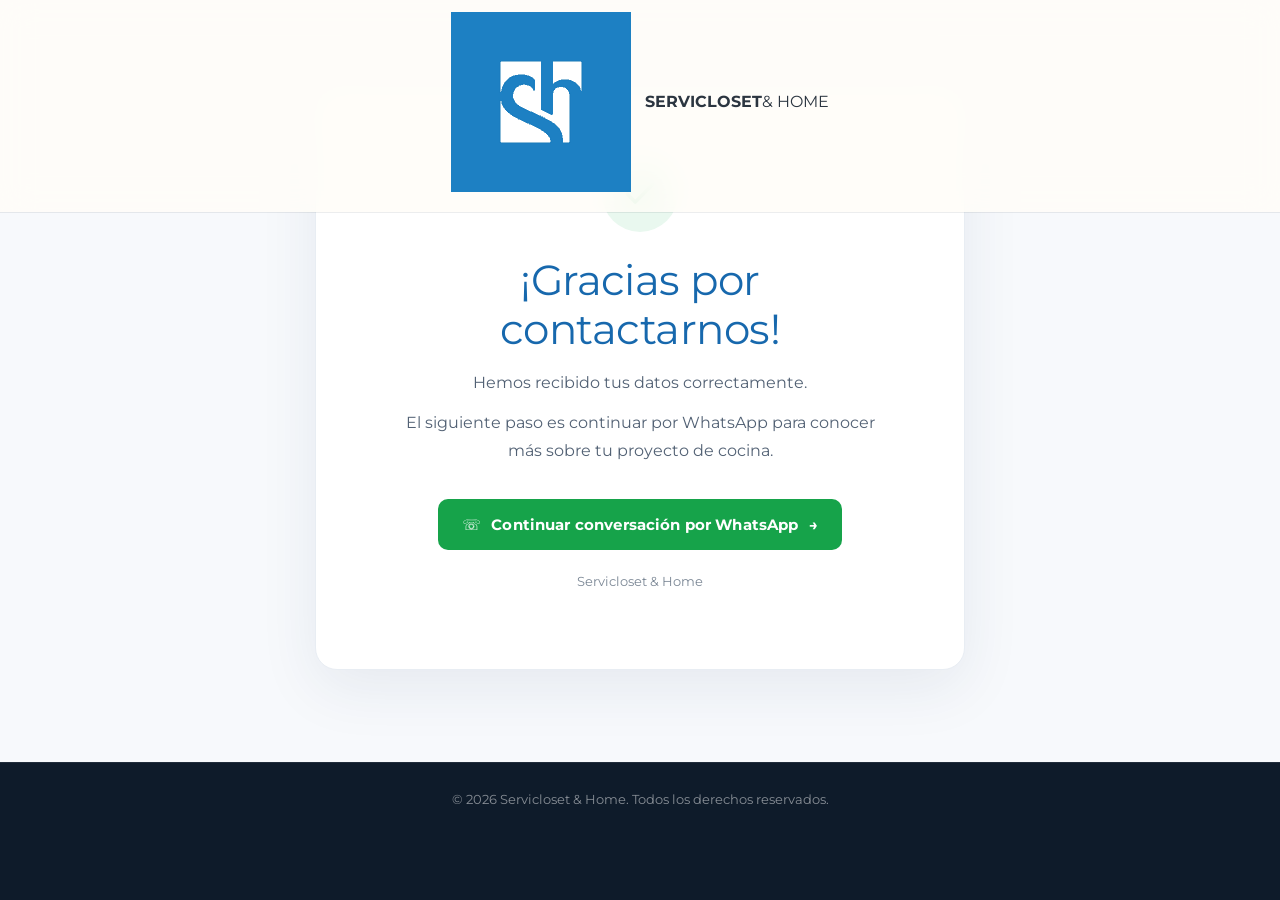
<file: gracias.html>
<!doctype html>
<html lang="es">
<head>
  <meta charset="UTF-8">
  <meta name="viewport" content="width=device-width, initial-scale=1.0">
  <meta name="robots" content="noindex,follow">
  <title>Gracias por contactarnos | Servicloset & Home</title>
  <link rel="preconnect" href="https://fonts.googleapis.com">
  <link rel="preconnect" href="https://fonts.gstatic.com" crossorigin>
  <link href="https://fonts.googleapis.com/css2?family=Montserrat:wght@400;500;600;700;800&display=swap" rel="stylesheet">
  <link rel="icon" type="image/svg+xml" href="logo-servicloset.svg">
  <link rel="stylesheet" href="styles.css">
  <style>
    body{min-height:100vh;display:flex;flex-direction:column;background:#f7f9fc;font-family:Montserrat,sans-serif}
    .site-header{width:100%}.thankyou-main{flex:1;display:grid;place-items:center;padding:64px 20px}
    .thankyou-card{width:min(100%,650px);padding:clamp(30px,6vw,64px);background:#fff;border:1px solid #e8edf3;border-radius:22px;text-align:center;box-shadow:0 18px 60px rgba(20,55,95,.08)}
    .thankyou-icon{width:76px;height:76px;margin:0 auto 24px;border-radius:50%;display:grid;place-items:center;background:#e9f8ef;color:#16a34a}
    .thankyou-icon svg{width:38px;height:38px}.thankyou-card h1{margin:0 0 16px;color:#1768ad;font-size:clamp(28px,5vw,42px);line-height:1.15}
    .thankyou-card p{margin:0 auto 12px;max-width:490px;color:#526174;font-size:16px;line-height:1.75}
    .thankyou-card .btn{margin-top:22px;display:inline-flex;align-items:center;justify-content:center;gap:10px;padding:16px 24px;background:#16a34a;color:#fff;border:0;border-radius:10px;text-decoration:none;font-weight:700;line-height:1.3}
    .thankyou-card .btn:hover{background:#12833c}.thankyou-note{margin-top:20px!important;font-size:13px!important;color:#7b8795!important}
    @media(max-width:600px){.thankyou-main{padding:32px 16px}.thankyou-card{border-radius:16px}.thankyou-card .btn{width:100%;box-sizing:border-box}}
  </style>
</head>
<body>
  <header class="site-header">
    <div class="container nav">
      <a class="brand" href="index.html" aria-label="Servicloset & Home">
        <img class="brand-mark" src="logo-servicloset.svg" alt="" aria-hidden="true">
        <div><strong>SERVICLOSET</strong><span>& HOME</span></div>
      </a>
    </div>
  </header>
  <main class="thankyou-main">
    <section class="thankyou-card" aria-labelledby="thankyou-title">
      <div class="thankyou-icon" aria-hidden="true">
        <svg viewBox="0 0 24 24" fill="none" stroke="currentColor" stroke-width="2.2" stroke-linecap="round" stroke-linejoin="round"><path d="M20 6 9 17l-5-5"/></svg>
      </div>
      <h1 id="thankyou-title">¡Gracias por contactarnos!</h1>
      <p>Hemos recibido tus datos correctamente.</p>
      <p>El siguiente paso es continuar por WhatsApp para conocer más sobre tu proyecto de cocina.</p>
      <a class="btn" id="continue-whatsapp" href="https://wa.me/528111742691?text=Hola%2C%20me%20interesa%20cotizar%20una%20cocina%20personalizada." target="_blank" rel="noopener noreferrer">
        <span aria-hidden="true">☏</span> Continuar conversación por WhatsApp <span aria-hidden="true">→</span>
      </a>
      <p class="thankyou-note">Servicloset &amp; Home</p>
    </section>
  </main>
  <footer class="site-footer"><div class="container"><p>© 2026 Servicloset &amp; Home. Todos los derechos reservados.</p></div></footer>
  <script>
    (() => {
      const params = new URLSearchParams(window.location.search);
      const message = params.get("mensaje");
      const button = document.getElementById("continue-whatsapp");
      if (message && button) button.href = "https://wa.me/528111742691?text=" + encodeURIComponent(message);
    })();
  </script>
</body>
</html>
</file>
<file: styles.css>
/* Fuente de respaldo con las medidas de Montserrat: evita saltos de texto mientras carga la tipografía */
@font-face { font-family: "Montserrat Fallback"; src: local("Arial"), local("Helvetica"); size-adjust: 112%; ascent-override: 86.6%; descent-override: 22.3%; line-gap-override: 0%; }
/* Servicloset & Home — diseño premium: minimalista, transparencias y parallax */
:root {
  --ink: #0e1b2a;
  --navy: #13314d;
  --brand: #2784bd;
  --sand: #f6f3ee;
  --stone: #e8e2d8;
  --paper: #fffdf9;
  --gold: #c6a46c;
  --gold-soft: #e9d6b0;
  --text: #2b3540;
  --muted: #6b747d;
  --wa: #25d366;
  --wa-dark: #1ebe5a;
  --radius: 18px;
  --serif: "Montserrat", "Montserrat Fallback", system-ui, -apple-system, "Segoe UI", sans-serif;
  --sans: "Montserrat", "Montserrat Fallback", system-ui, -apple-system, "Segoe UI", sans-serif;
  --ease: cubic-bezier(.22, .61, .36, 1);
}

*,
*::before,
*::after { box-sizing: border-box; }
html { scroll-behavior: smooth; -webkit-text-size-adjust: 100%; }
body { margin: 0; background: var(--paper); color: var(--text); font: 400 16px/1.65 var(--sans); overflow-x: hidden; }
img { display: block; max-width: 100%; }
h1, h2, h3, p, figure { margin: 0; }
a { color: inherit; }
.wrap { width: min(1180px, calc(100% - 40px)); margin-inline: auto; }

/* Tipografía */
h1, h2 { font-family: var(--serif); font-weight: 400; letter-spacing: -.012em; line-height: 1.14; text-wrap: balance; }
h1 { font-size: clamp(38px, 5.4vw, 70px); color: #fff; }
h2 { font-size: clamp(30px, 3.6vw, 48px); color: var(--ink); }
h1 em, h2 em { font-style: normal; font-weight: 500; color: var(--gold); }
.eyebrow { display: inline-flex; align-items: center; gap: 12px; margin-bottom: 18px; color: var(--gold-soft); font: 600 12px/1 var(--sans); letter-spacing: .28em; text-transform: uppercase; }
.eyebrow::before { content: ""; width: 34px; height: 1px; background: currentColor; }
.eyebrow-dark { color: var(--gold); }

/* Botones: pastilla con destello sutil al pasar el cursor */
.btn { position: relative; display: inline-flex; align-items: center; justify-content: center; gap: 10px; overflow: hidden; padding: 15px 26px; border-radius: 999px; font: 600 15px/1 var(--sans); letter-spacing: .01em; text-decoration: none; transition: transform .3s var(--ease), box-shadow .3s var(--ease), background-color .3s; }
.btn::after { content: ""; position: absolute; top: 0; bottom: 0; left: -60%; width: 40%; background: linear-gradient(100deg, transparent, rgba(255, 255, 255, .45), transparent); transform: skewX(-20deg); transition: left .7s var(--ease); }
.btn:hover::after { left: 130%; }
.btn:hover { transform: translateY(-2px); }
.btn-wa { background: linear-gradient(180deg, #2fe073, var(--wa)); color: #fff; box-shadow: 0 10px 30px rgba(37, 211, 102, .35), inset 0 1px 0 rgba(255, 255, 255, .35); }
.btn-wa:hover { box-shadow: 0 16px 40px rgba(37, 211, 102, .45), inset 0 1px 0 rgba(255, 255, 255, .35); }
.btn-lg { padding: 18px 30px; font-size: 16px; }
.wa-ico { width: 21px; height: 21px; flex: none; fill: currentColor; }

/* Encabezado: transparente sobre el hero, vidrio al bajar */
.site-header { position: fixed; inset: 0 0 auto; z-index: 50; display: flex; justify-content: center; padding: 12px 20px; background: rgba(255, 253, 249, .86); -webkit-backdrop-filter: saturate(160%) blur(16px); backdrop-filter: saturate(160%) blur(16px); box-shadow: 0 1px 0 rgba(14, 27, 42, .08); transition: box-shadow .4s, padding .4s; }
.site-header.is-solid { padding: 8px 20px; box-shadow: 0 6px 24px rgba(14, 27, 42, .1); }
.brand { display: inline-flex; align-items: center; gap: 14px; text-decoration: none; }
.brand-logo { display: block; width: 170px; height: auto; transition: width .4s; }

/* Hero */
.hero { position: relative; min-height: 100svh; display: flex; align-items: flex-end; overflow: hidden; background: var(--ink); isolation: isolate; }
.hero-media { position: absolute; inset: -6% 0; z-index: -2; will-change: transform; }
.hero-media img { width: 100%; height: 100%; object-fit: cover; object-position: center 85%; transform: none; }
.hero::before { content: ""; position: absolute; inset: 0; z-index: -1; background: linear-gradient(0deg, rgba(10, 18, 28, .92) 0%, rgba(10, 18, 28, .6) 38%, rgba(10, 18, 28, .12) 62%, rgba(10, 18, 28, .55) 88%, rgba(10, 18, 28, .8) 100%); }
.hero-inner { padding: 140px 0 72px; }
.hero h1 { max-width: 17ch; margin-bottom: 18px; }
.hero-sub { margin-bottom: 30px; color: rgba(255, 255, 255, .82); font-size: 18px; }
.chips { display: flex; flex-wrap: wrap; gap: 10px; margin: 34px 0 0; padding: 0; list-style: none; }
.chips li { display: inline-flex; align-items: center; gap: 8px; padding: 10px 16px; border: 1px solid rgba(255, 255, 255, .22); border-radius: 999px; background: rgba(255, 255, 255, .08); -webkit-backdrop-filter: blur(10px); backdrop-filter: blur(10px); color: #fff; font-size: 13px; font-weight: 500; }
.chips svg { width: 17px; height: 17px; fill: none; stroke: var(--gold-soft); stroke-width: 1.8; stroke-linecap: round; stroke-linejoin: round; }

/* Secciones */
.sec { padding: clamp(72px, 10vw, 128px) 0; }
.sec-sand { background: var(--sand); }
.sec-light { background: var(--paper); }
.sec-ink { background: radial-gradient(1000px 500px at 85% 0%, rgba(39, 132, 189, .18), transparent 60%), var(--ink); }
.sec-ink h2 { color: #fff; }
.sec-head { max-width: 760px; margin: 0 auto clamp(36px, 5vw, 60px); text-align: center; }
.sec-head .eyebrow { justify-content: center; }
.sec-head p { margin-top: 18px; color: var(--muted); font-size: 17px; }

/* Marcos de imagen */
.frame { position: relative; overflow: hidden; border-radius: var(--radius); background: var(--stone); box-shadow: 0 30px 60px -30px rgba(14, 27, 42, .45); }
.frame img { width: 100%; height: 100%; aspect-ratio: 16 / 10; object-fit: cover; transition: transform 1.2s var(--ease); }
.frame:hover img { transform: scale(1.04); }
.frame-tall img { aspect-ratio: 4 / 5; }
.glass-tag { position: absolute; top: 16px; left: 16px; z-index: 2; padding: 8px 14px; border: 1px solid rgba(255, 255, 255, .35); border-radius: 999px; background: rgba(14, 27, 42, .38); -webkit-backdrop-filter: blur(12px); backdrop-filter: blur(12px); color: #fff; font-size: 12px; font-weight: 600; letter-spacing: .08em; text-transform: uppercase; }
.glass-tag-accent { background: rgba(198, 164, 108, .55); }
.duo { display: grid; grid-template-columns: 1fr 1fr; gap: clamp(14px, 2.4vw, 28px); }
.duo-narrow { max-width: 960px; margin-inline: auto; }

/* Carrusel "Así quedó" */
.asi-carousel .asi-slide { position: absolute; inset: 0; opacity: 0; transition: opacity .6s var(--ease), transform 1.2s var(--ease); }
.asi-carousel .asi-slide.active { position: relative; opacity: 1; }
.asi-arrow { position: absolute; top: 50%; z-index: 2; width: 38px; height: 38px; margin-top: -19px; border: 1px solid rgba(255, 255, 255, .5); border-radius: 50%; background: rgba(255, 255, 255, .22); -webkit-backdrop-filter: blur(10px); backdrop-filter: blur(10px); color: #fff; font-size: 22px; line-height: 1; cursor: pointer; transition: background-color .3s; }
.asi-arrow:hover { background: rgba(255, 255, 255, .4); }
.asi-prev { left: 12px; }
.asi-next { right: 12px; }
.asi-dots { position: absolute; bottom: 12px; left: 0; right: 0; z-index: 2; display: flex; justify-content: center; gap: 6px; }
.asi-dots span { width: 6px; height: 6px; border-radius: 50%; background: rgba(255, 255, 255, .5); transition: width .3s, background-color .3s; }
.asi-dots span.active { width: 18px; border-radius: 3px; background: #fff; }

/* Galería */
.gallery { display: grid; grid-template-columns: repeat(4, 1fr); grid-auto-rows: clamp(150px, 17vw, 230px); gap: 14px; }
.g-item { overflow: hidden; border-radius: 14px; background: #1a2a3b; }
.gallery { grid-auto-flow: dense; }
.g-item:nth-child(1) { grid-column: span 2; grid-row: span 2; }
.g-item:nth-child(6) { grid-column: span 2; }
.g-item img { width: 100%; height: 100%; object-fit: cover; transition: transform 1.2s var(--ease), filter .6s; filter: saturate(.92); }
.g-item:hover img { transform: scale(1.06); filter: saturate(1.05); }

/* Bandas con fondo en parallax y panel de vidrio */
.band { position: relative; overflow: hidden; padding: clamp(84px, 11vw, 140px) 0; background: var(--ink); isolation: isolate; }
.band-media { position: absolute; inset: -18% 0; z-index: -2; will-change: transform; }
.band-media img { width: 100%; height: 100%; object-fit: cover; filter: blur(2px) saturate(.9); }
.band::before { content: ""; position: absolute; inset: 0; z-index: -1; background: linear-gradient(180deg, rgba(14, 27, 42, .78), rgba(14, 27, 42, .9)); }
.glass-panel { padding: clamp(28px, 4vw, 48px); border: 1px solid rgba(255, 255, 255, .18); border-radius: 24px; background: rgba(255, 255, 255, .07); -webkit-backdrop-filter: blur(18px) saturate(140%); backdrop-filter: blur(18px) saturate(140%); box-shadow: 0 30px 60px -20px rgba(0, 0, 0, .5), inset 0 1px 0 rgba(255, 255, 255, .18); color: rgba(255, 255, 255, .85); }
.glass-panel h2 { margin-bottom: 16px; color: #fff; }
.glass-panel p { font-size: 17px; }
.glass-center { max-width: 720px; margin: 0 auto 44px; text-align: center; }
.glass-center .eyebrow { justify-content: center; }
.trio { display: grid; grid-template-columns: repeat(3, 1fr); gap: 18px; }
.trio .frame { box-shadow: 0 30px 60px -25px rgba(0, 0, 0, .7); }

/* Proceso */
.steps { position: relative; display: grid; grid-template-columns: repeat(5, 1fr); gap: 18px; margin: 0; padding: 0; list-style: none; counter-reset: s; }
.steps::before, .steps::after { content: ""; position: absolute; top: 32px; left: 10%; height: 1px; }
.steps::before { right: 10%; background: rgba(14, 27, 42, .14); }
.steps::after { width: 0; background: linear-gradient(90deg, var(--gold), var(--brand)); transition: width 1.8s var(--ease) .2s; }
.steps.in::after { width: 80%; }
.steps li { position: relative; z-index: 1; display: flex; flex-direction: column; align-items: center; text-align: center; opacity: 0; transform: translateY(16px); transition: opacity .6s var(--ease), transform .6s var(--ease); }
.steps.in li { opacity: 1; transform: none; }
.steps.in li:nth-child(2) { transition-delay: .2s; }
.steps.in li:nth-child(3) { transition-delay: .4s; }
.steps.in li:nth-child(4) { transition-delay: .6s; }
.steps.in li:nth-child(5) { transition-delay: .8s; }
.step-icon { display: grid; place-items: center; width: 64px; height: 64px; margin-bottom: 16px; border: 1px solid rgba(198, 164, 108, .5); border-radius: 50%; background: var(--paper); box-shadow: 0 12px 30px -12px rgba(14, 27, 42, .35); transition: transform .4s var(--ease), background-color .4s; }
.step-icon svg { width: 26px; height: 26px; fill: none; stroke: var(--navy); stroke-width: 1.6; stroke-linecap: round; stroke-linejoin: round; }
.steps li:hover .step-icon { transform: translateY(-4px); background: var(--ink); }
.steps li:hover .step-icon svg { stroke: var(--gold-soft); }
.steps b { color: var(--gold); font-size: 11px; font-weight: 600; letter-spacing: .22em; text-transform: uppercase; }
.steps h3 { margin: 6px 0; color: var(--ink); font: 500 19px/1.2 var(--sans); letter-spacing: .01em; }
.steps p { max-width: 200px; color: var(--muted); font-size: 14px; line-height: 1.55; }
.pill-note { margin: 48px auto 0; color: var(--ink); font-size: 18px; font-weight: 700; text-align: center; }

/* Testimonios */
.reviews-layout { display: grid; grid-template-columns: 1.15fr .85fr; gap: clamp(20px, 3vw, 40px); align-items: start; }
.reviews { display: grid; gap: 16px; }
.review { padding: 24px 26px; border: 1px solid rgba(14, 27, 42, .07); border-radius: var(--radius); background: rgba(255, 255, 255, .7); -webkit-backdrop-filter: blur(10px); backdrop-filter: blur(10px); box-shadow: 0 18px 40px -26px rgba(14, 27, 42, .35); transition: transform .4s var(--ease), box-shadow .4s var(--ease); }
.review:hover { transform: translateY(-3px); box-shadow: 0 26px 50px -26px rgba(14, 27, 42, .45); }
.review header { display: flex; align-items: center; gap: 12px; margin-bottom: 12px; }
.review header div { display: flex; flex-direction: column; }
.review strong { color: var(--ink); font-size: 15px; }
.avatar { display: grid; place-items: center; width: 42px; height: 42px; border-radius: 50%; background: linear-gradient(145deg, var(--navy), var(--brand)); color: #fff; font-weight: 700; }
.stars { color: var(--gold); font-size: 14px; letter-spacing: 2px; }
.review p { color: var(--text); font-size: 15px; }
.video { position: sticky; top: 100px; overflow: hidden; aspect-ratio: 1; border-radius: var(--radius); background: #000; box-shadow: 0 30px 60px -30px rgba(14, 27, 42, .6); }
.video iframe { width: 100%; height: 100%; border: 0; }
.fb-shield { position: absolute; z-index: 3; }
.fb-shield-top { top: 0; left: 0; right: 0; height: 16%; }
.fb-shield-corner { right: 0; bottom: 0; width: 13%; height: 12%; }

/* Cotiza tu cocina */

/* Cierre */
.closing { padding: clamp(80px, 10vw, 130px) 0; background: radial-gradient(800px 400px at 50% 0%, rgba(198, 164, 108, .18), transparent 65%), linear-gradient(180deg, #102639, var(--ink)); color: rgba(255, 255, 255, .85); text-align: center; }
.closing h2 { color: #fff; margin-bottom: 16px; }
.closing p { margin-bottom: 32px; font-size: 17px; }
.site-footer { padding: 26px 20px 90px; background: var(--ink); border-top: 1px solid rgba(255, 255, 255, .08); color: rgba(255, 255, 255, .5); font-size: 13px; text-align: center; }

/* Botón flotante */
.wa-float { position: fixed; right: 20px; bottom: 20px; z-index: 60; display: inline-flex; align-items: center; gap: 8px; padding: 13px 18px; border-radius: 999px; background: var(--wa); color: #fff; font-weight: 600; font-size: 14px; text-decoration: none; box-shadow: 0 12px 30px rgba(37, 211, 102, .4); transition: opacity .35s, transform .35s var(--ease); }
.wa-float:hover { background: var(--wa-dark); }
.wa-float.is-hidden { opacity: 0; transform: translateY(16px); pointer-events: none; }

/* Aparición al hacer scroll */
[data-reveal] { opacity: 0; transform: translateY(26px); transition: opacity .9s var(--ease) var(--d, 0ms), transform .9s var(--ease) var(--d, 0ms); }
[data-reveal].in { opacity: 1; transform: none; }

/* Responsive */
@media (max-width: 900px) {
  .gallery { grid-template-columns: repeat(2, 1fr); grid-auto-rows: 170px; }
  .g-item:nth-child(1), .g-item:nth-child(6) { grid-column: span 2; grid-row: span 1; }
  .reviews-layout { grid-template-columns: 1fr; }
  .video { position: relative; top: 0; max-width: 520px; width: 100%; margin-inline: auto; }
  .steps { grid-template-columns: 1fr; gap: 26px; max-width: 460px; margin-inline: auto; }
  .steps::before, .steps::after { top: 32px; bottom: 32px; left: 31px; right: auto; width: 1px; height: auto; }
  .steps::after { height: 0; bottom: auto; transition: height 1.8s var(--ease) .2s; }
  .steps.in::after { width: 1px; height: calc(100% - 64px); }
  .steps li { display: grid; grid-template-columns: 64px 1fr; column-gap: 18px; align-items: start; text-align: left; }
  .step-icon { grid-row: 1 / span 3; margin: 0; }
  .steps b, .steps h3, .steps p { grid-column: 2; }
  .steps b { margin-top: 6px; }
  .steps h3 { margin: 2px 0 4px; }
  .steps p { max-width: none; }
}
@media (max-width: 640px) {
  body { font-size: 15px; }
  .wrap { width: calc(100% - 32px); }
  .site-header { padding: 12px 16px; }
  .brand-logo { width: 132px; }
  /* Celular: la foto completa arriba (sin zoom) y el texto debajo sobre fondo oscuro */
  .hero { display: block; min-height: 0; height: auto; max-height: none; }
  .hero-media { position: relative; inset: auto; height: auto; transform: none !important; }
  .hero-media img { height: auto; aspect-ratio: 4 / 3.1; object-position: center bottom; transform: none; }
  .hero-media::after { content: ""; position: absolute; inset: 0; background: linear-gradient(180deg, rgba(14, 27, 42, .55) 0%, rgba(14, 27, 42, 0) 30%, rgba(14, 27, 42, 0) 70%, var(--ink) 100%); }
  .hero::before { display: none; }
  .hero-inner { position: relative; margin-top: -26px; padding: 0 0 36px; }
  .hero h1 { font-size: 36px; }
  .hero-sub { font-size: 16px; margin-bottom: 24px; }
  .btn-lg { padding: 13px 20px; font-size: 14px; }
  .btn-lg .wa-ico { width: 18px; height: 18px; }
  .closing .btn-lg, .glass-panel .btn-lg { margin-inline: auto; }
  .chips { display: grid; grid-template-columns: 1fr 1fr; gap: 8px; margin-top: 22px; }
  .chips li { min-width: 0; padding: 8px 10px; font-size: 11px; line-height: 1.25; }
  .chips svg { width: 15px; height: 15px; flex: none; }
  .eyebrow { gap: 8px; font-size: 10px; letter-spacing: .2em; }
  .eyebrow::before { width: 20px; }
  h2 { font-size: 30px; }
  .duo, .trio { grid-template-columns: 1fr 1fr; gap: 10px; }
  .trio .frame:last-child { grid-column: span 2; }
  .glass-tag { top: 10px; left: 10px; padding: 6px 10px; font-size: 10px; }
  .asi-arrow { width: 30px; height: 30px; margin-top: -15px; font-size: 18px; }
  .asi-prev { left: 8px; }
  .asi-next { right: 8px; }
  .gallery { grid-auto-rows: 140px; gap: 8px; }
  .glass-panel { text-align: center; }
  .glass-panel .eyebrow { justify-content: center; }
  .review { padding: 20px; }
  .wa-float { right: 14px; bottom: 14px; padding: 11px 15px; font-size: 13px; }
}
@media (prefers-reduced-motion: reduce) {
  html { scroll-behavior: auto; }
  *, *::before, *::after { animation: none !important; transition: none !important; }
  [data-reveal], .steps li { opacity: 1; transform: none; }
}

/* Video: portada idéntica mientras carga el reproductor de Facebook */
.video { background: #000 url("assets/video-poster.webp") center / cover no-repeat; }
.video iframe { opacity: 0; transition: opacity .4s ease; }
.video iframe.ready { opacity: 1; }

/* Solo celular: antes/después con título más grande y menos aire; fabricantes con 3 fotos iguales */
@media (max-width: 640px) {
  .sec-light[aria-labelledby="ba-title"] { padding: 56px 0 60px; }
  #ba-title { font-size: 40px; line-height: 1.1; letter-spacing: -.015em; }
  .sec-light[aria-labelledby="ba-title"] .sec-head { margin-bottom: 28px; }
  .trio { grid-template-columns: 1fr; gap: 14px; }
  .trio .frame:last-child { grid-column: auto; }
  .trio .frame img { aspect-ratio: 4 / 3; }
}

/* Visor de fotos a pantalla completa */
.zoomable { cursor: zoom-in; }
.lightbox { width: 100vw; height: 100vh; max-width: none; max-height: none; margin: 0; padding: 0; border: 0; background: rgba(8, 14, 22, .92); }
.lightbox::backdrop { background: rgba(8, 14, 22, .6); -webkit-backdrop-filter: blur(6px); backdrop-filter: blur(6px); }
.lightbox[open] { display: grid; place-items: center; animation: lbIn .3s var(--ease); }
.lightbox img { max-width: min(94vw, 1400px); max-height: 88vh; width: auto; height: auto; border-radius: 12px; box-shadow: 0 30px 80px rgba(0, 0, 0, .5); }
.lb-close, .lb-nav { position: fixed; display: grid; place-items: center; border: 1px solid rgba(255, 255, 255, .35); border-radius: 50%; background: rgba(255, 255, 255, .12); -webkit-backdrop-filter: blur(10px); backdrop-filter: blur(10px); color: #fff; line-height: 1; cursor: pointer; transition: background-color .3s; }
.lb-close:hover, .lb-nav:hover { background: rgba(255, 255, 255, .25); }
.lb-close { top: 18px; right: 18px; width: 44px; height: 44px; font-size: 28px; }
.lb-nav { top: 50%; width: 46px; height: 46px; margin-top: -23px; font-size: 26px; }
.lb-prev { left: 18px; }
.lb-next { right: 18px; }
.lightbox.single .lb-nav { display: none; }
@keyframes lbIn { from { opacity: 0; transform: scale(.97); } to { opacity: 1; transform: none; } }

/* Celular: fotos de "Mírala en 3D" y "Antes y después" una arriba de otra, a todo lo ancho */
@media (max-width: 640px) {
  #diseno .duo, .sec-light[aria-labelledby="ba-title"] .duo { grid-template-columns: 1fr; gap: 14px; }
  #diseno .frame img, .sec-light[aria-labelledby="ba-title"] .frame img { aspect-ratio: 4 / 3; }
  .lightbox img { max-width: 100vw; max-height: 80vh; border-radius: 0; }
  .lb-nav { top: auto; bottom: 24px; margin-top: 0; }
  .lb-prev { left: calc(50% - 56px); }
  .lb-next { right: calc(50% - 56px); }
}
.asi-carousel .asi-slide:not(.active) { pointer-events: none; }
.trio .frame img { aspect-ratio: 1 / 1; object-position: center 45%; }
@media (min-width: 641px) { #fab-title em { display: block; } .band .glass-center { max-width: 760px; } }

/* Recuadro del regalo: compacto, texto centrado y ícono grande */


/* Cotiza tu cocina: banner azul con texto a la izquierda y fotos que se funden desde la derecha */
.offer { position: relative; display: grid; grid-template-columns: minmax(0, 1.05fr) minmax(0, .95fr); min-height: 540px; overflow: hidden; background: radial-gradient(900px 500px at 8% 0%, rgba(80, 160, 230, .22), transparent 60%), linear-gradient(100deg, #0d3358 0%, #0f3f6c 50%, #0a294a 100%); isolation: isolate; }
.offer::before { content: ""; position: absolute; left: -22%; top: -45%; width: 90%; aspect-ratio: 1; border: 1px solid rgba(255, 255, 255, .07); border-radius: 50%; z-index: -1; }
.offer-copy { align-self: center; padding: clamp(56px, 8vw, 96px) 36px clamp(56px, 8vw, 96px) max(20px, calc((100vw - 1180px) / 2)); }
.offer-copy h2 { margin-bottom: 18px; color: #fff; font-size: clamp(36px, 4.6vw, 62px); }
.offer-copy h2 em { color: #6cc4ff; }
.offer-copy > p { max-width: 460px; margin-bottom: 30px; color: rgba(255, 255, 255, .82); font-size: 18px; }
.gift-pill { position: relative; display: inline-flex; align-items: center; margin: 4px 0 30px; padding: 12px 34px 12px 22px; border: 1px solid rgba(230, 185, 100, .8); border-radius: 999px; background: rgba(8, 28, 50, .62); box-shadow: 0 0 0 1px rgba(230, 185, 100, .12), 0 10px 30px rgba(0, 0, 0, .25); -webkit-backdrop-filter: blur(8px); backdrop-filter: blur(8px); }
.gift-pill::before, .gift-pill::after { content: ""; position: absolute; top: 50%; width: 44px; height: 44px; margin-top: -22px; background: url("data:image/svg+xml,%3Csvg xmlns='http://www.w3.org/2000/svg' viewBox='0 0 44 44' fill='none' stroke='%23e6b964' stroke-width='2.4' stroke-linecap='round'%3E%3Cpath d='M30 22H12M31 8l-12 6M31 36l-12-6'/%3E%3C/svg%3E") center / contain no-repeat; }
.gift-pill::before { left: -56px; }
.gift-pill::after { right: -56px; transform: scaleX(-1); }
.gp-ico { display: grid; place-items: center; padding-right: 20px; margin-right: 20px; border-right: 1px solid rgba(230, 185, 100, .4); }
.gp-ico svg { width: 54px; height: 54px; filter: drop-shadow(0 4px 8px rgba(0, 0, 0, .35)); }
.gp-text { display: flex; flex-direction: column; line-height: 1.25; }
.gp-text strong { color: #eec26f; font: 700 22px/1.2 var(--sans); }
.gp-text span { color: rgba(255, 255, 255, .85); font-size: 16px; }
.btn-offer { display: inline-flex; width: auto; max-width: 100%; justify-content: center; gap: 14px; padding: 20px 36px; border-radius: 999px; font-size: 18px; }
.btn-offer .wa-ico { width: 30px; height: 30px; }
.btn-offer .chev { width: 22px; height: 22px; margin-left: 2px; fill: none; stroke: currentColor; stroke-width: 2.4; stroke-linecap: round; stroke-linejoin: round; transition: transform .3s var(--ease); }
.btn-offer span { margin: 0; white-space: nowrap; }
.btn-offer:hover .chev { transform: translateX(4px); }
.offer-photos { position: relative; display: grid; grid-template-columns: 1fr; grid-template-rows: 1fr; }
.offer-photos { min-height: 0; }
.offer-photos .frame { position: relative; min-height: 0; border-radius: 0; box-shadow: none; background: #0a294a; }
.offer-photos .frame img { position: absolute; inset: 0; width: 100%; height: 100%; aspect-ratio: auto; }
@media (max-width: 900px) {
  .offer { grid-template-columns: 1fr; min-height: 0; }
  .offer-copy { padding: 56px 20px 36px; text-align: center; }
  .offer-copy > p { margin-inline: auto; font-size: 16px; }
  .gift-pill { margin-bottom: 26px; padding: 10px 26px 10px 16px; }
  .gift-pill::before, .gift-pill::after { display: none; }
  .gp-ico { padding-right: 14px; margin-right: 14px; }
  .gp-ico svg { width: 46px; height: 46px; }
  .gp-text { text-align: left; }
  .gp-text strong { font-size: 19px; }
  .gp-text span { font-size: 14px; }
  .btn-offer { display: flex; width: 100%; margin-inline: auto; gap: 10px; padding: 16px 14px; font-size: 14px; }
  .btn-offer .wa-ico { width: 24px; height: 24px; }
  .offer-photos { grid-template-rows: 280px; }
  .offer-photos .frame { min-height: 280px; }
  }

.offer-photos .frame img { object-position: center 55%; }

@media (max-width: 380px) { .btn-offer { font-size: 12.5px; padding: 15px 12px; } .btn-offer .chev { display: none; } }
</file>
